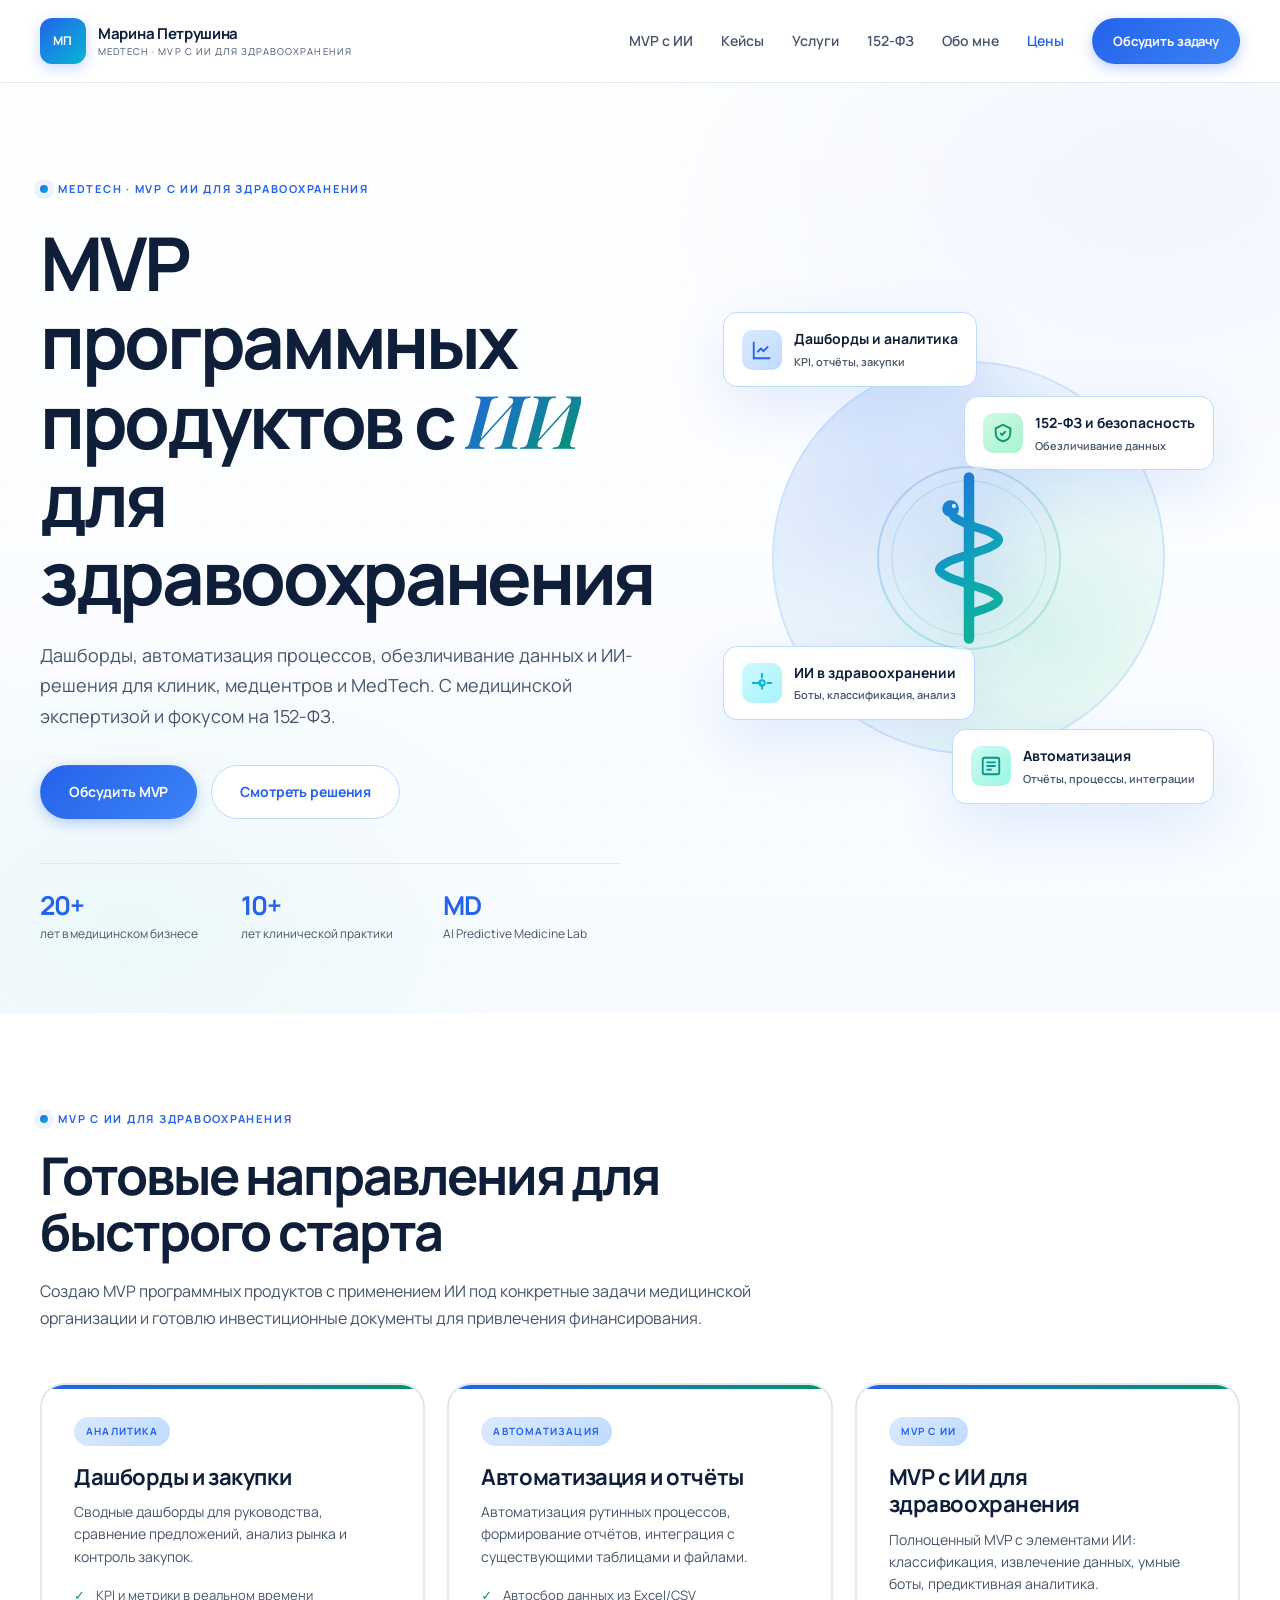
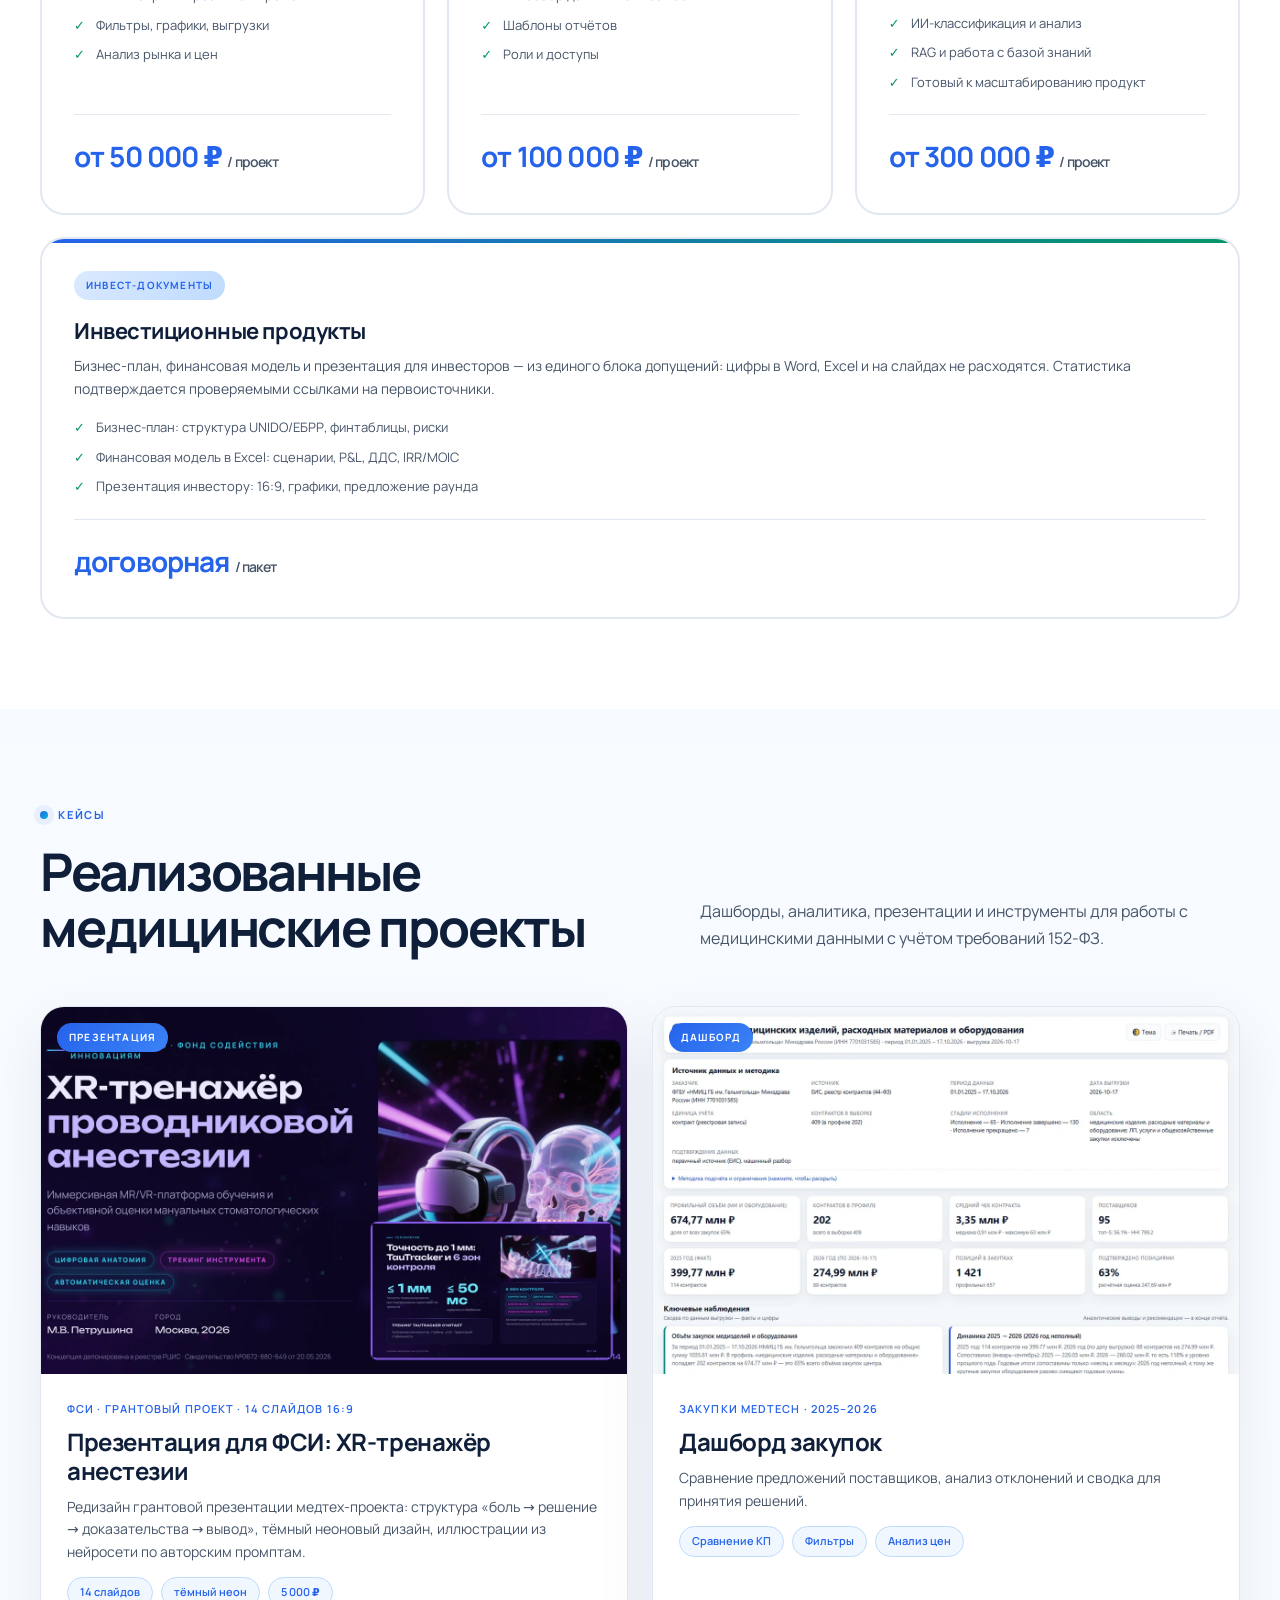
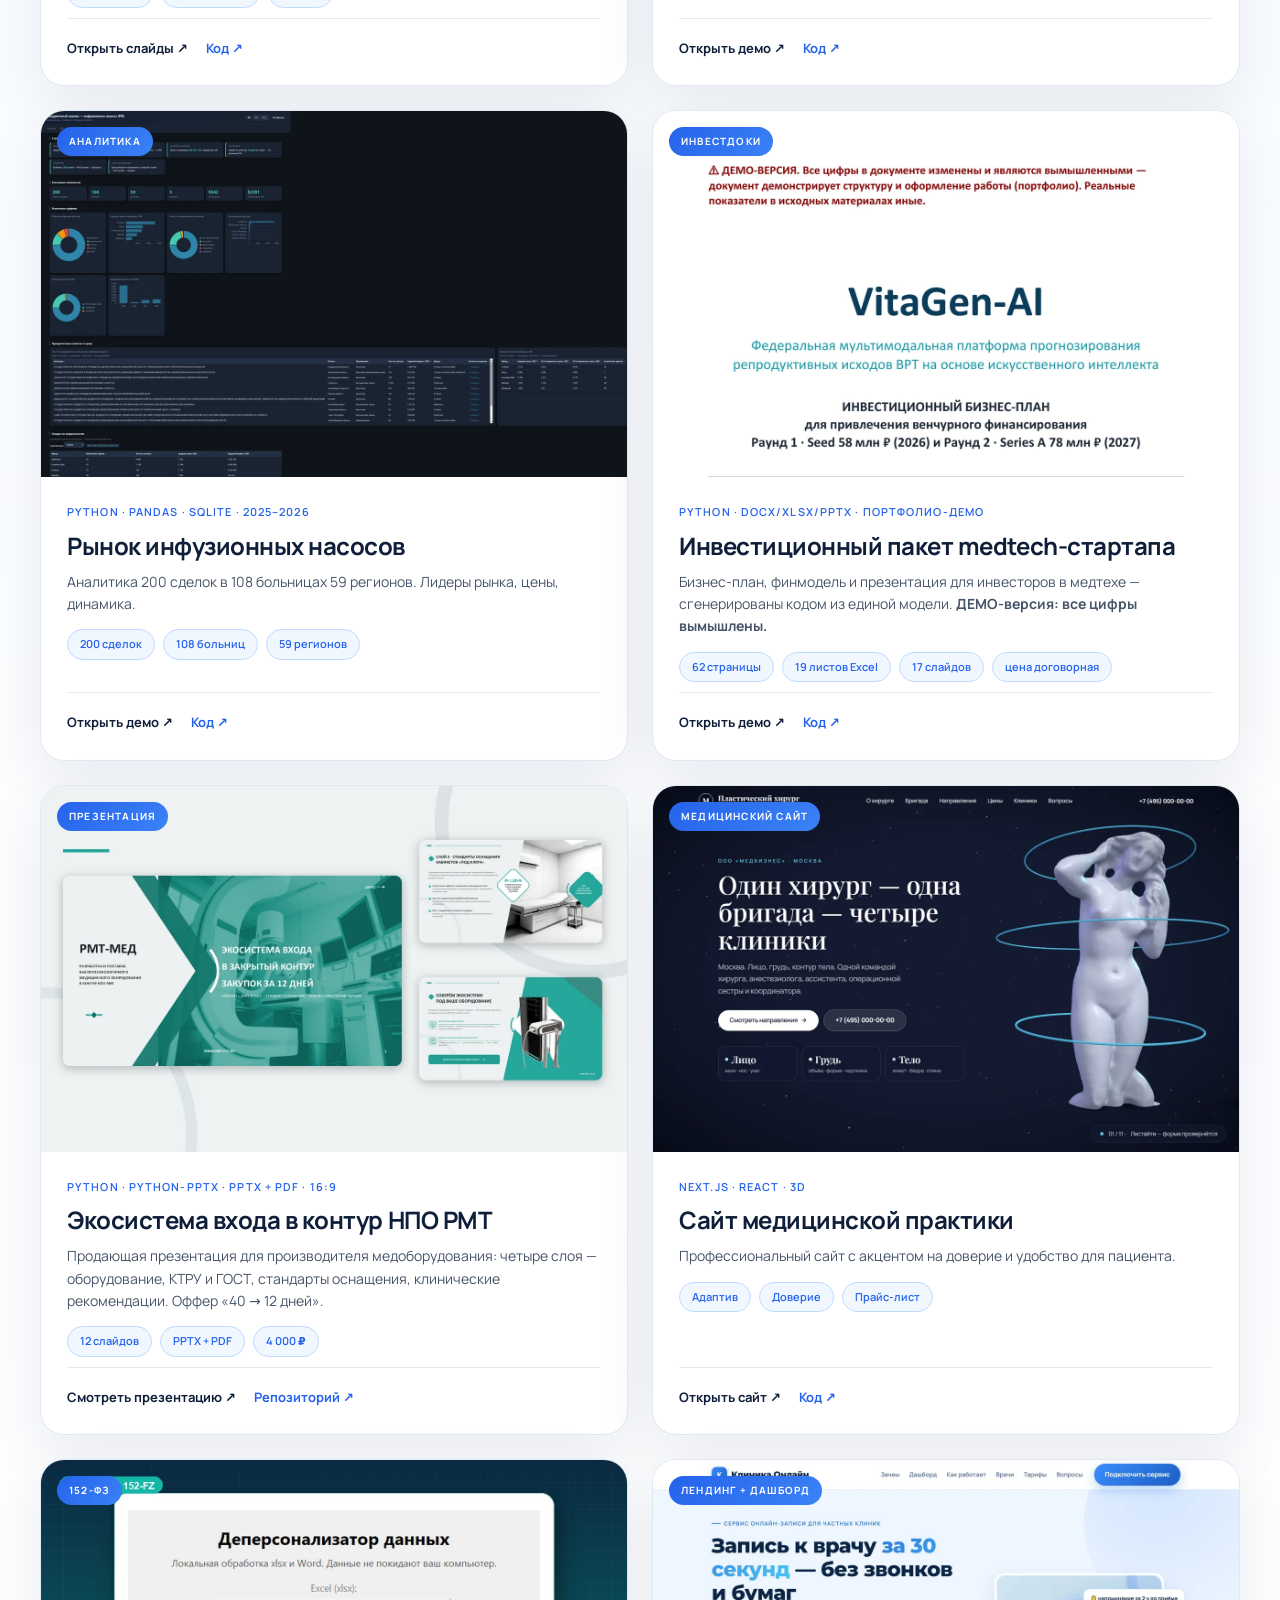
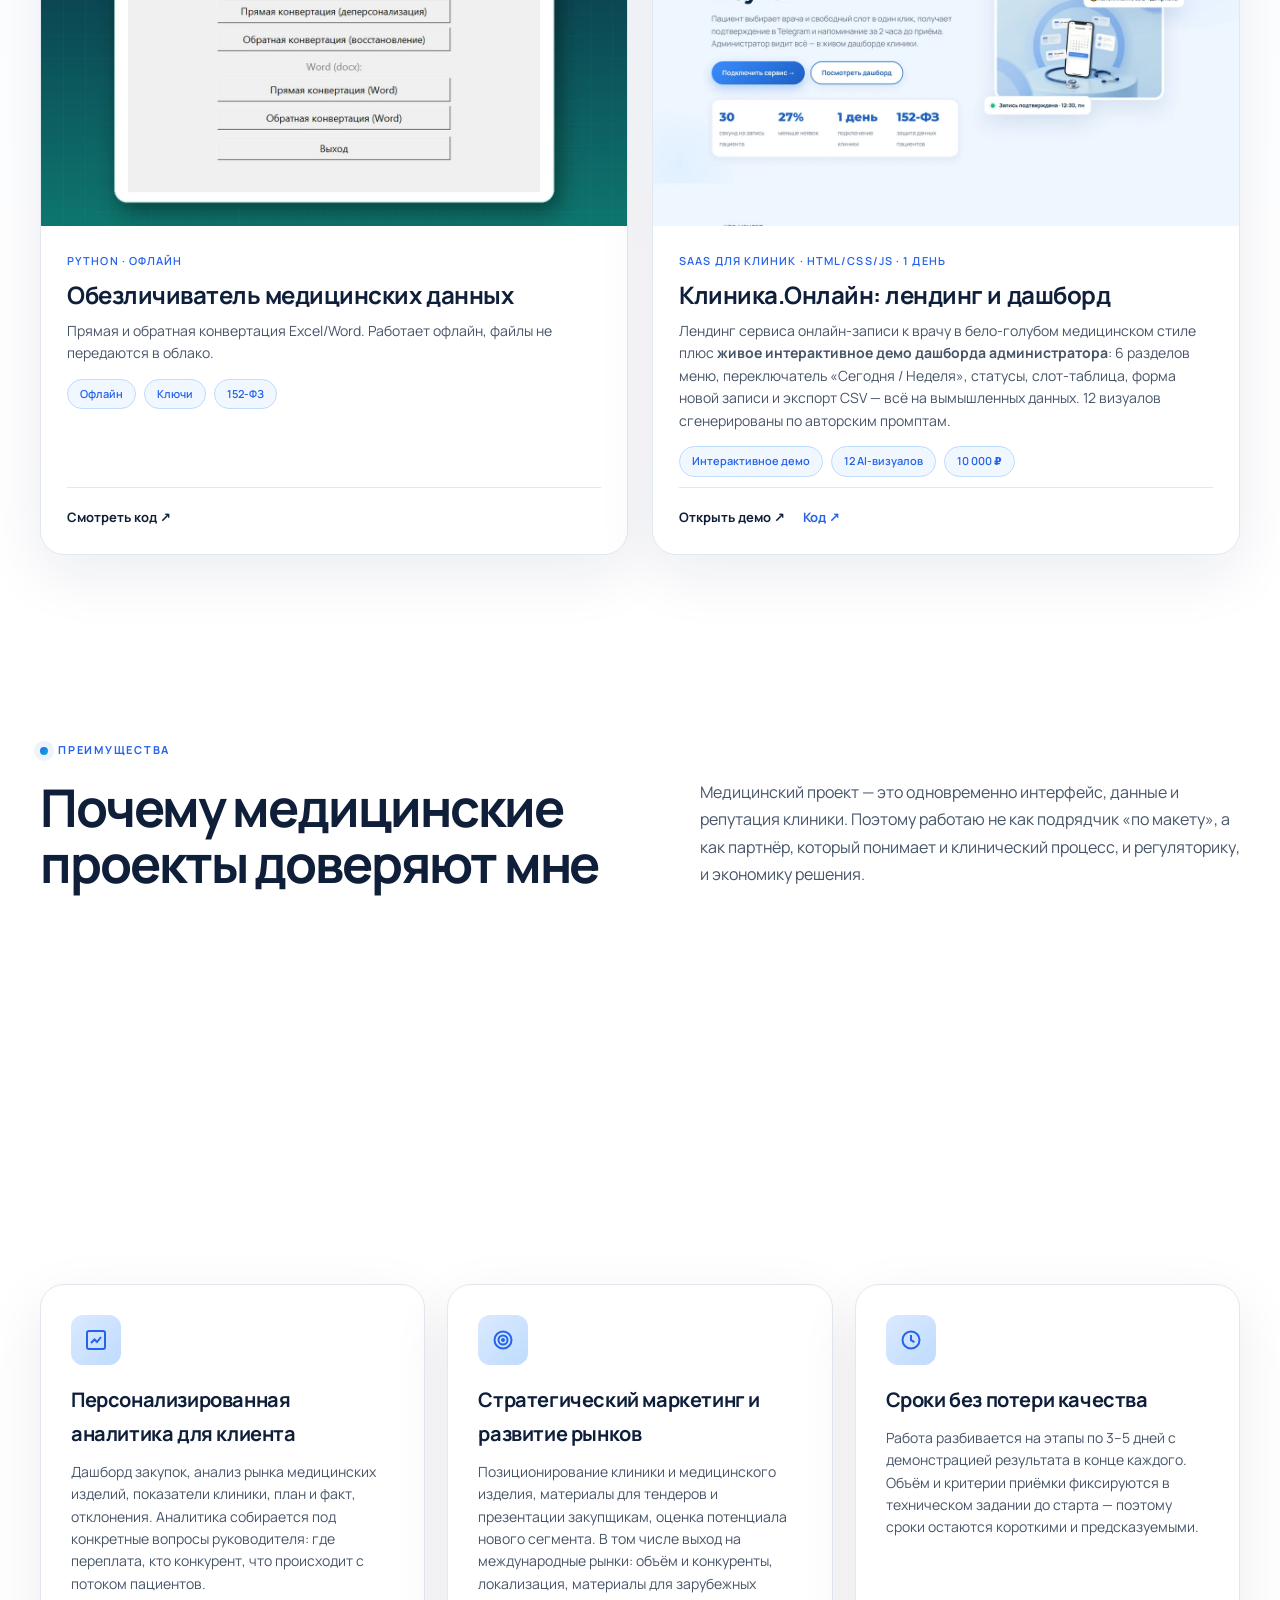
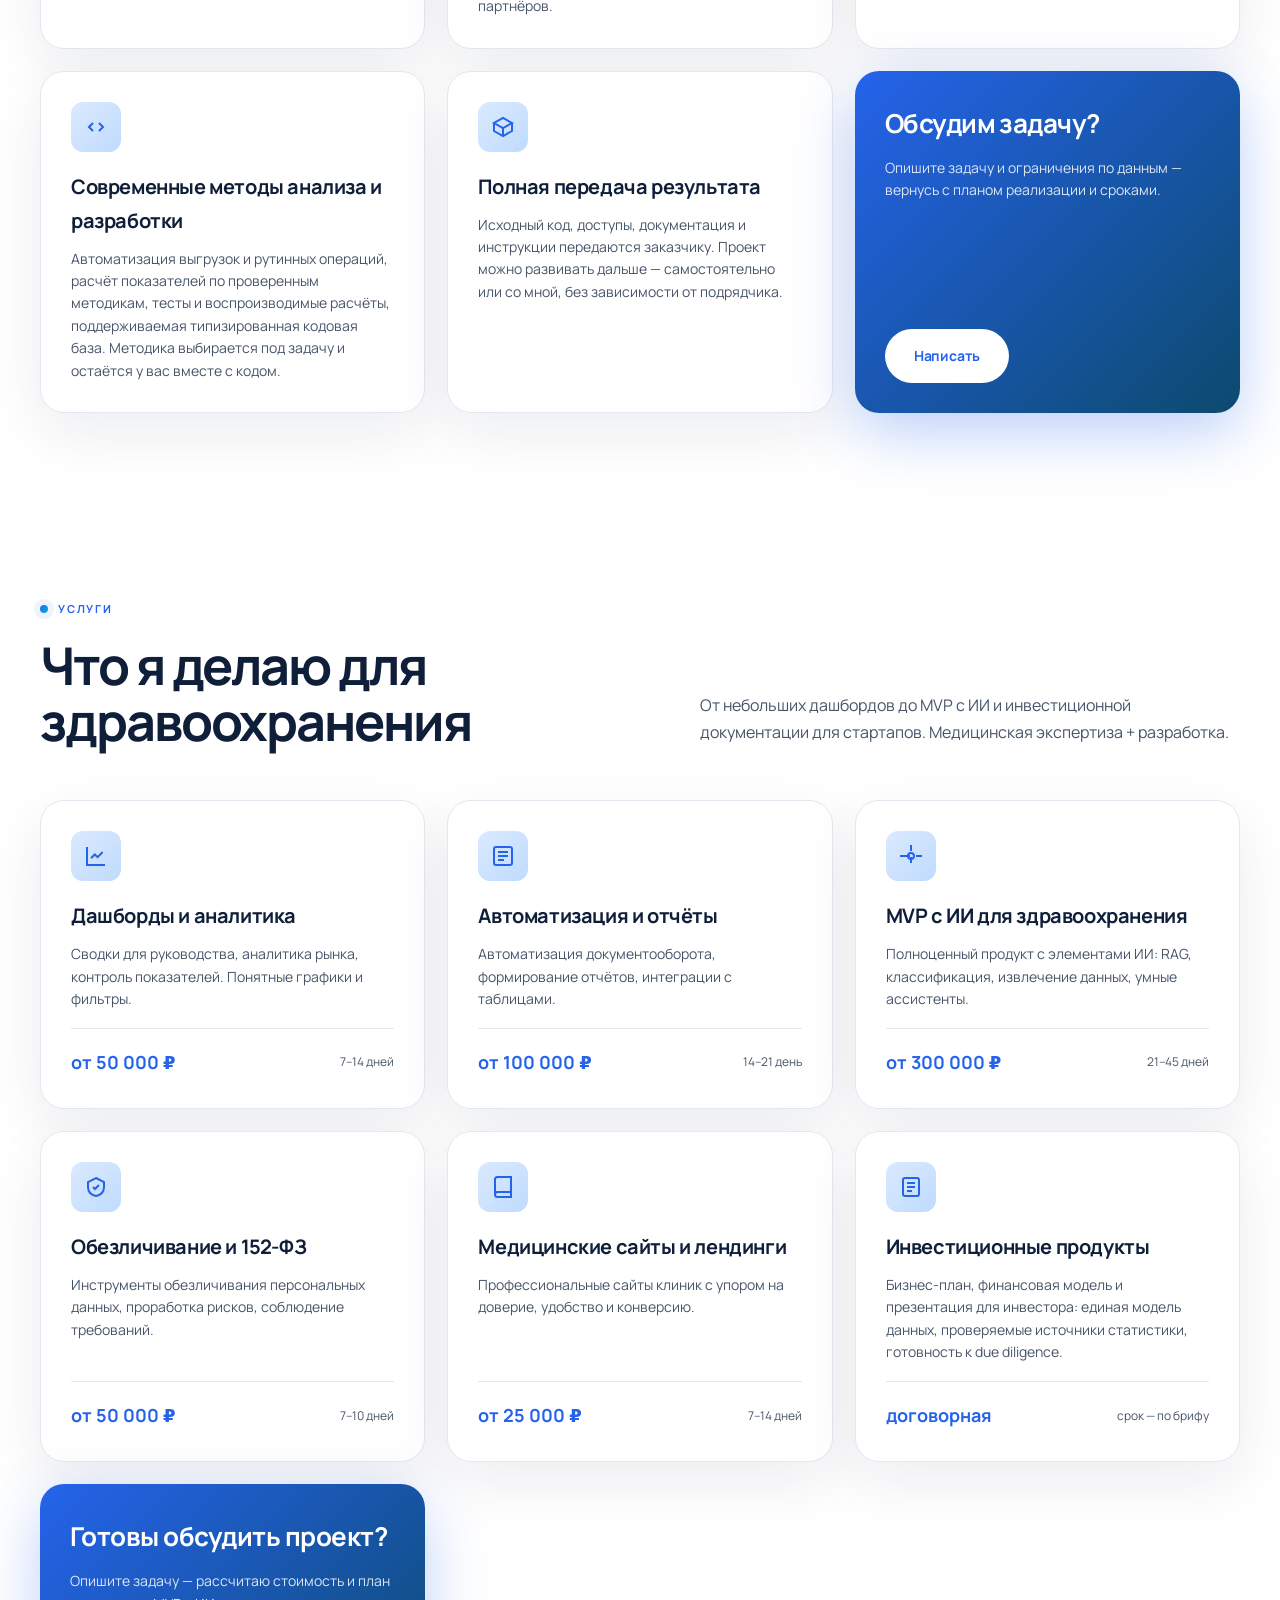
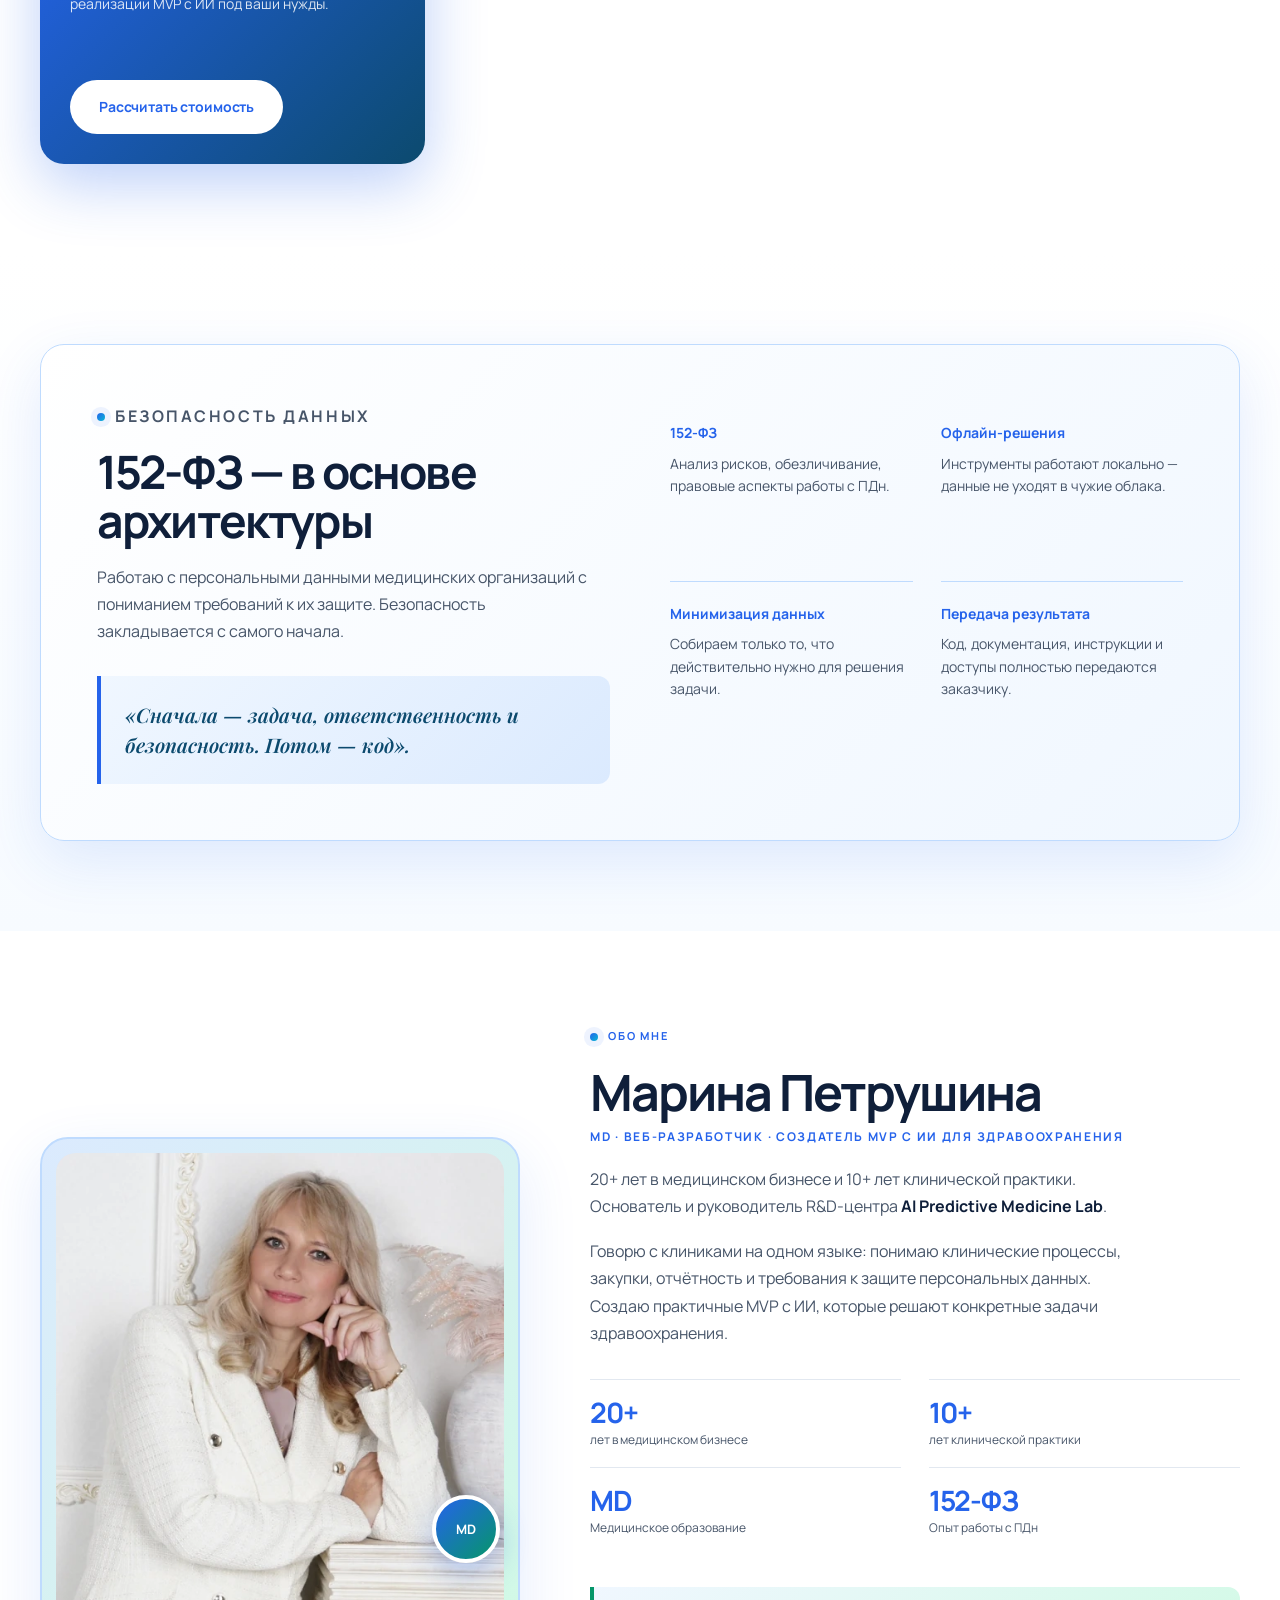
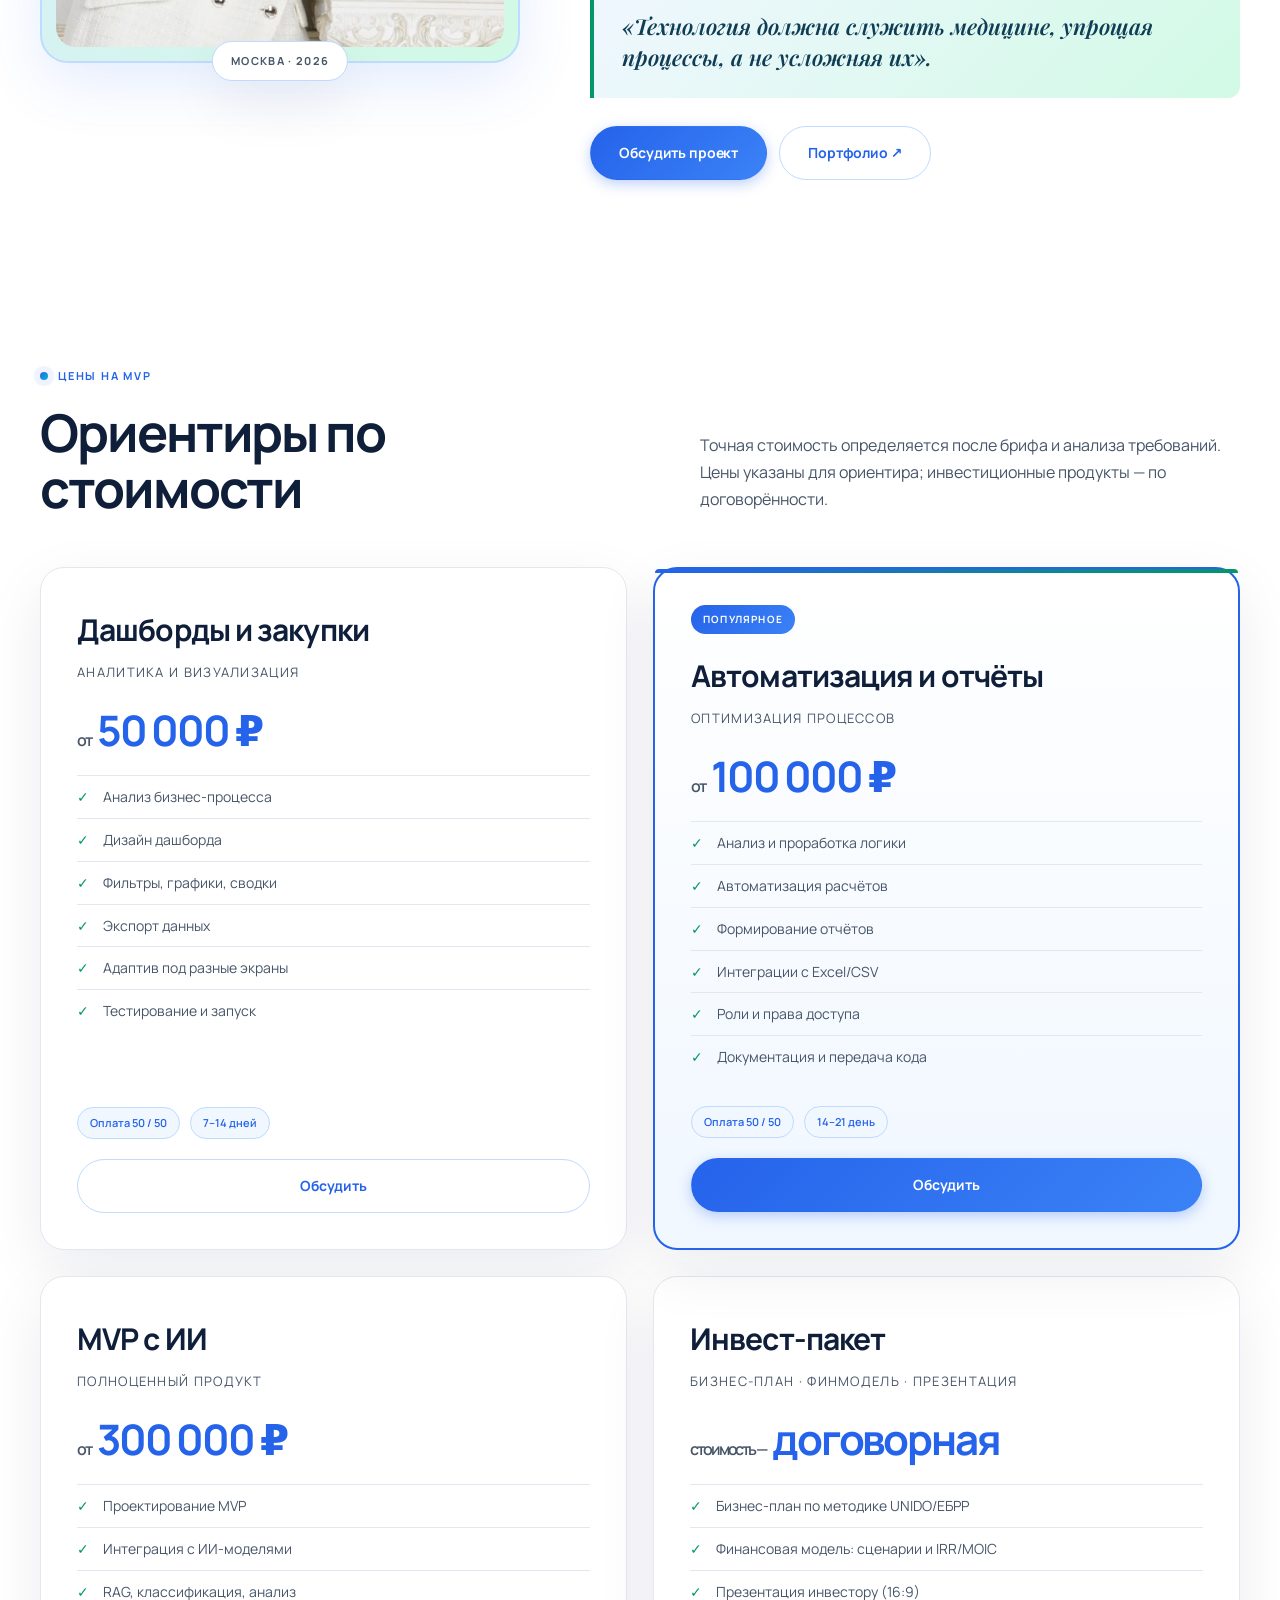
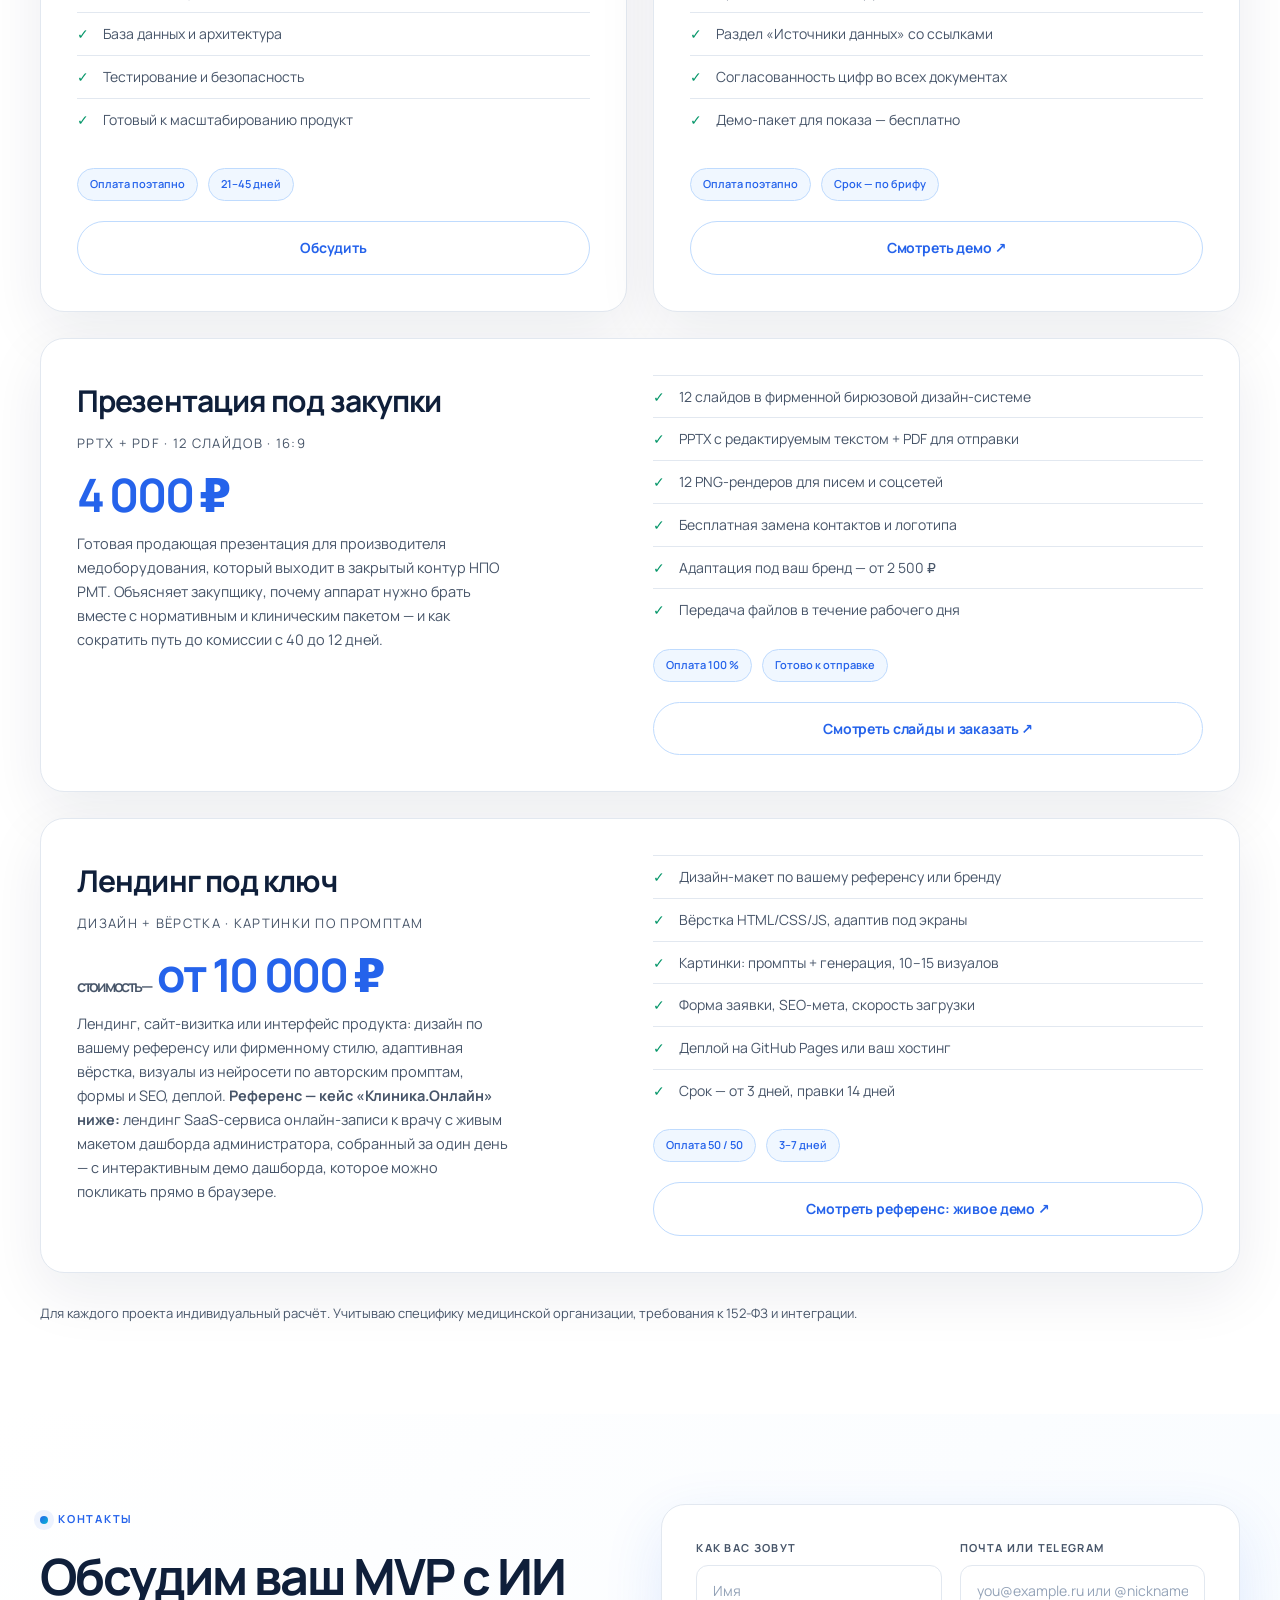
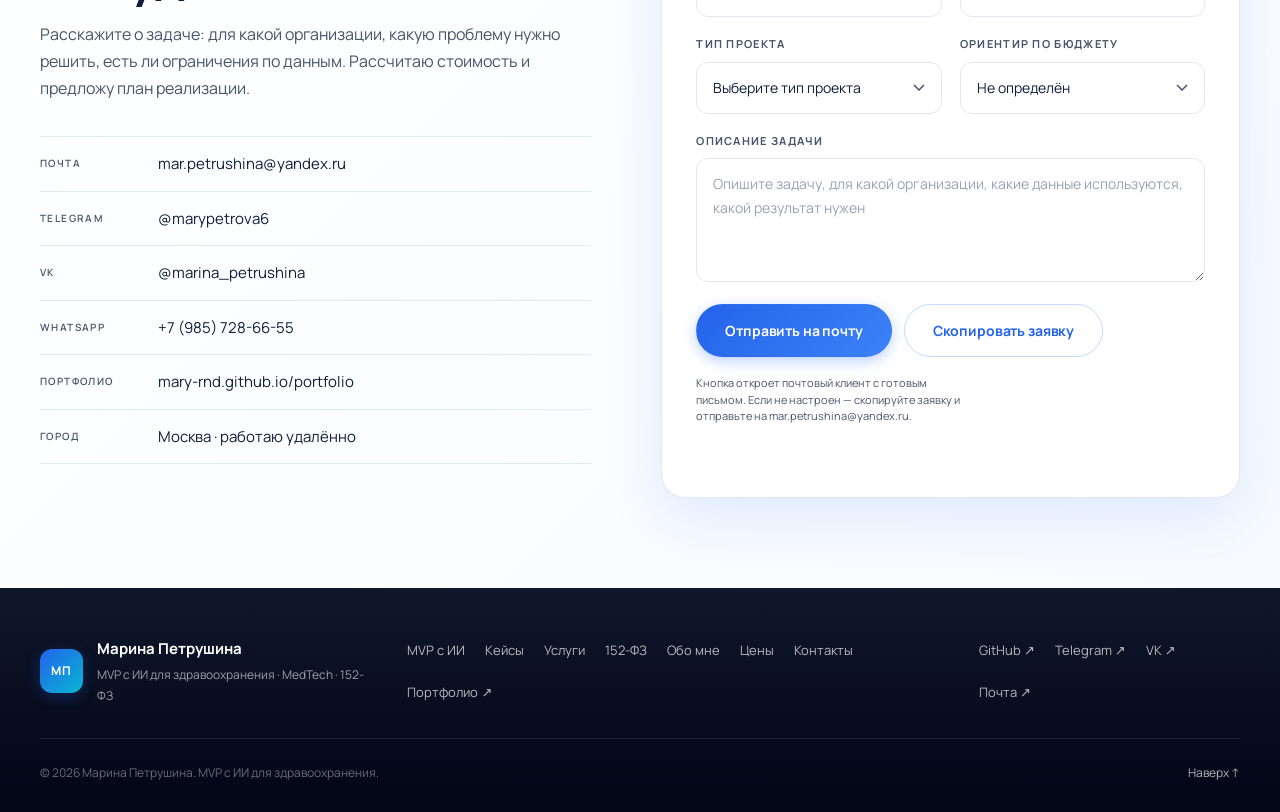
<file: index.html>
<!DOCTYPE html>
<html lang="ru">
<head>
<meta charset="utf-8">
<meta name="viewport" content="width=device-width, initial-scale=1">
<title>Разработка MVP с ИИ для здравоохранения — Марина Петрушина</title>
<meta name="description" content="MVP продуктов с ИИ для здравоохранения: дашборды, автоматизация, обезличивание данных, 152-ФЗ. 20+ лет в медбизнесе. Расскажите задачу — обсудим MVP.">
<meta name="author" content="Марина Петрушина">
<meta name="robots" content="index, follow">
<link rel="canonical" href="https://mary-rnd.github.io/medtech-landing/">
<meta property="og:type" content="website">
<meta property="og:locale" content="ru_RU">
<meta property="og:title" content="Разработка MVP с ИИ для здравоохранения — Марина Петрушина">
<meta property="og:description" content="MVP продуктов с ИИ для здравоохранения: дашборды, автоматизация, обезличивание данных, 152-ФЗ. 20+ лет в медбизнесе.">
<meta property="og:url" content="https://mary-rnd.github.io/medtech-landing/">
<meta property="og:image" content="https://mary-rnd.github.io/medtech-landing/assets/img/og.jpg">
<meta name="twitter:card" content="summary_large_image">
<meta name="theme-color" content="#2563eb">
<link rel="icon" href="assets/img/favicon.svg" type="image/svg+xml">
<link rel="preload" href="assets/fonts/manrope-cyr.woff2" as="font" type="font/woff2" crossorigin>
<link rel="preload" href="assets/fonts/playfair-cyr.woff2" as="font" type="font/woff2" crossorigin>
<link rel="stylesheet" href="assets/styles.css">
<script type="application/ld+json">
{
  "@context": "https://schema.org",
  "@type": "Person",
  "name": "Марина Петрушина",
  "jobTitle": "Веб-разработчик, MedTech",
  "url": "https://mary-rnd.github.io/medtech-landing/",
  "email": "mailto:mar.petrushina@yandex.ru",
  "telephone": "+7-985-728-66-55",
  "address": {"@type": "PostalAddress", "addressLocality": "Москва", "addressCountry": "RU"},
  "sameAs": [
    "https://mary-rnd.github.io/portfolio/",
    "https://github.com/Mary-RND",
    "https://t.me/marypetrova6",
    "https://vk.com/marina_petrushina",
    "https://wa.me/79857286655"
  ],
  "knowsAbout": ["MedTech", "MVP для здравоохранения", "ИИ в медицине", "152-ФЗ", "дашборды", "обезличивание данных", "автоматизация отчётности"]
}
</script>
<script type="application/ld+json">
{
  "@context": "https://schema.org",
  "@type": "Service",
  "name": "Разработка MVP с ИИ для здравоохранения",
  "description": "MedTech-разработка: дашборды и аналитика, автоматизация отчётности, обезличивание медицинских данных по 152-ФЗ, медицинские сайты и лендинги.",
  "provider": {
    "@type": "Person",
    "name": "Марина Петрушина",
    "url": "https://mary-rnd.github.io/medtech-landing/"
  },
  "serviceType": "Разработка медицинских информационных систем и MVP с ИИ",
  "areaServed": "RU",
  "audience": {
    "@type": "Audience",
    "audienceType": "Клиники, производители медицинских изделий, MedTech-стартапы"
  }
}
</script>
<script type="application/ld+json">
{
  "@context": "https://schema.org",
  "@type": "Product",
  "name": "Продающая презентация «Экосистема входа в контур НПО РМТ»",
  "description": "Готовая презентация для производителя медоборудования: 12 слайдов, 16:9, PPTX с редактируемым текстом и PDF. Четыре слоя экосистемы: оборудование и сервис, КТРУ и ГОСТ, стандарты оснащения, клинические рекомендации.",
  "image": "https://mary-rnd.github.io/medtech-landing/assets/img/rmt-presentation.webp",
  "brand": {
    "@type": "Person",
    "name": "Марина Петрушина"
  },
  "category": "Презентация для MedTech",
  "offers": {
    "@type": "Offer",
    "price": "4000",
    "priceCurrency": "RUB",
    "availability": "https://schema.org/InStock",
    "url": "https://mary-rnd.github.io/rmt-eco-presentation/"
  }
}
</script>
</head>
<body>
<a class="skip-link" href="#main">Перейти к содержанию</a>

<header class="header" id="header">
  <div class="container header-inner">
    <a class="brand" href="#top" aria-label="Марина Петрушина — MedTech, на главную">
      <span class="brand-mark" aria-hidden="true">МП</span>
      <span class="brand-text">
        <strong>Марина Петрушина</strong>
        <span>MedTech · MVP с ИИ для здравоохранения</span>
      </span>
    </a>

    <nav class="nav" id="nav" aria-label="Основная навигация">
      <a href="#mvp">MVP с ИИ</a>
      <a href="#cases">Кейсы</a>
      <a href="#services">Услуги</a>
      <a href="#security">152-ФЗ</a>
      <a href="#about">Обо мне</a>
      <a href="#packages">Цены</a>
      <a class="nav-cta" href="#contact">Обсудить задачу</a>
      <div class="nav-foot">
        <a href="mailto:mar.petrushina@yandex.ru">mar.petrushina@yandex.ru</a>
        <span>Москва · работаю удалённо</span>
      </div>
    </nav>

    <div class="header-actions">
      <a class="btn btn-sm" href="#contact">Обсудить задачу</a>
      <button class="burger" id="burger" aria-label="Открыть меню" aria-expanded="false" aria-controls="nav">
        <span></span><span></span>
      </button>
    </div>
  </div>
</header>

<main id="main">
  <section class="hero" id="top">
    <div class="container hero-grid">
      <div class="hero-copy">
        <p class="eyebrow"><span class="eyebrow-dot"></span> MedTech · MVP с ИИ для здравоохранения</p>
        <h1>MVP программных продуктов с <em>ИИ</em> для здравоохранения</h1>
        <p class="hero-lead">Дашборды, автоматизация процессов, обезличивание данных и ИИ-решения для клиник, медцентров и MedTech. С медицинской экспертизой и фокусом на 152-ФЗ.</p>
        <div class="hero-actions">
          <a class="btn" href="#contact">Обсудить MVP</a>
          <a class="btn btn-ghost" href="#mvp">Смотреть решения</a>
        </div>
        <ul class="hero-meta">
          <li><strong>20+</strong><span>лет в медицинском бизнесе</span></li>
          <li><strong>10+</strong><span>лет клинической практики</span></li>
          <li><strong>MD</strong><span>AI Predictive Medicine Lab</span></li>
        </ul>
      </div>

      <div class="hero-visual" aria-hidden="true">
        <div class="medical-illustration">
          <div class="medical-bg"></div>
          <div class="medical-symbol">
            <svg viewBox="0 0 120 120" xmlns="http://www.w3.org/2000/svg" role="img" aria-label="Жезл Асклепия — символ медицины">
              <defs>
                <linearGradient id="asclepius-gradient" x1="20" y1="10" x2="100" y2="110" gradientUnits="userSpaceOnUse">
                  <stop offset="0%" stop-color="#2563eb"/>
                  <stop offset="55%" stop-color="#0ea5b7"/>
                  <stop offset="100%" stop-color="#10b981"/>
                </linearGradient>
              </defs>

              <!-- кольца -->
              <circle cx="60" cy="60" r="52" fill="none" stroke="url(#asclepius-gradient)" stroke-width="1.2" opacity="0.22"/>
              <circle cx="60" cy="60" r="44" fill="none" stroke="url(#asclepius-gradient)" stroke-width="0.9" opacity="0.14"/>

              <!-- посох -->
              <path d="M60 14v92" fill="none" stroke="url(#asclepius-gradient)" stroke-width="6" stroke-linecap="round"/>

              <!-- змея, обвивающая посох -->
              <path d="M60.0 92.0C62.0 91.3 69.2 89.2 72.0 87.8C74.9 86.4 77.0 84.9 77.0 83.5C77.0 82.1 74.9 80.6 72.0 79.2C69.2 77.8 64.0 76.4 60.0 75.0C56.0 73.6 50.8 72.2 48.0 70.8C45.1 69.4 43.0 67.9 43.0 66.5C43.0 65.1 45.1 63.6 48.0 62.2C50.8 60.8 56.0 59.4 60.0 58.0C64.0 56.6 69.2 55.2 72.0 53.8C74.9 52.4 77.0 50.9 77.0 49.5C77.0 48.1 74.9 46.6 72.0 45.2C69.2 43.8 63.3 42.4 60.0 41.0C56.7 39.6 53.6 38.2 52.0 37.0C50.4 35.8 50.8 34.5 50.5 34.0"
                    fill="none" stroke="url(#asclepius-gradient)" stroke-width="5" stroke-linecap="round" stroke-linejoin="round"/>

              <!-- голова и глаз -->
              <circle cx="49.5" cy="31.8" r="4.8" fill="url(#asclepius-gradient)"/>
              <circle cx="51.4" cy="30.3" r="1.15" fill="#ffffff"/>
            </svg>
          </div>
          <div class="medical-card">
            <div class="medical-icon icon-blue">
              <svg viewBox="0 0 24 24" fill="none" stroke="currentColor" stroke-width="2"><path d="M3 3v18h18"/><path d="M18.7 8l-5.1 5.2-2.8-2.7L7 14.3"/></svg>
            </div>
            <div class="medical-text">
              <strong>Дашборды и аналитика</strong>
              <span>KPI, отчёты, закупки</span>
            </div>
          </div>
          <div class="medical-card">
            <div class="medical-icon icon-green">
              <svg viewBox="0 0 24 24" fill="none" stroke="currentColor" stroke-width="2"><path d="M12 3l8 4v5c0 5-3.5 8-8 9-4.5-1-8-4-8-9V7l8-4z"/><path d="M9 12l2 2 4-4"/></svg>
            </div>
            <div class="medical-text">
              <strong>152-ФЗ и безопасность</strong>
              <span>Обезличивание данных</span>
            </div>
          </div>
          <div class="medical-card">
            <div class="medical-icon icon-cyan">
              <svg viewBox="0 0 24 24" fill="none" stroke="currentColor" stroke-width="2"><circle cx="12" cy="12" r="3"/><path d="M12 1v6m0 6v6m11-7h-6m-6 0H1"/></svg>
            </div>
            <div class="medical-text">
              <strong>ИИ в здравоохранении</strong>
              <span>Боты, классификация, анализ</span>
            </div>
          </div>
          <div class="medical-card">
            <div class="medical-icon icon-teal">
              <svg viewBox="0 0 24 24" fill="none" stroke="currentColor" stroke-width="2"><rect x="3" y="3" width="18" height="18" rx="2"/><path d="M7 8h10M7 12h10M7 16h6"/></svg>
            </div>
            <div class="medical-text">
              <strong>Автоматизация</strong>
              <span>Отчёты, процессы, интеграции</span>
            </div>
          </div>
        </div>
      </div>
    </div>
  </section>

  <section class="section mvp" id="mvp">
    <div class="container">
      <div class="section-head">
        <p class="eyebrow"><span class="eyebrow-dot"></span> MVP с ИИ для здравоохранения</p>
        <h2>Готовые направления для быстрого старта</h2>
        <p class="section-lead">Создаю MVP программных продуктов с применением ИИ под конкретные задачи медицинской организации и готовлю инвестиционные документы для привлечения финансирования.</p>
      </div>
      <div class="mvp-grid">
        <article class="mvp-card reveal">
          <span class="mvp-badge">Аналитика</span>
          <h3>Дашборды и закупки</h3>
          <p>Сводные дашборды для руководства, сравнение предложений, анализ рынка и контроль закупок.</p>
          <ul class="mvp-list">
            <li>KPI и метрики в реальном времени</li>
            <li>Фильтры, графики, выгрузки</li>
            <li>Анализ рынка и цен</li>
          </ul>
          <div class="mvp-price">от 50 000 ₽ <span>/ проект</span></div>
        </article>
        <article class="mvp-card reveal">
          <span class="mvp-badge">Автоматизация</span>
          <h3>Автоматизация и отчёты</h3>
          <p>Автоматизация рутинных процессов, формирование отчётов, интеграция с существующими таблицами и файлами.</p>
          <ul class="mvp-list">
            <li>Автосбор данных из Excel/CSV</li>
            <li>Шаблоны отчётов</li>
            <li>Роли и доступы</li>
          </ul>
          <div class="mvp-price">от 100 000 ₽ <span>/ проект</span></div>
        </article>
        <article class="mvp-card reveal">
          <span class="mvp-badge">MVP с ИИ</span>
          <h3>MVP с ИИ для здравоохранения</h3>
          <p>Полноценный MVP с элементами ИИ: классификация, извлечение данных, умные боты, предиктивная аналитика.</p>
          <ul class="mvp-list">
            <li>ИИ-классификация и анализ</li>
            <li>RAG и работа с базой знаний</li>
            <li>Готовый к масштабированию продукт</li>
          </ul>
          <div class="mvp-price">от 300 000 ₽ <span>/ проект</span></div>
        </article>
        <article class="mvp-card mvp-card-wide reveal">
          <span class="mvp-badge">Инвест-документы</span>
          <h3>Инвестиционные продукты</h3>
          <p>Бизнес-план, финансовая модель и презентация для инвесторов — из единого блока допущений: цифры в Word, Excel и на слайдах не расходятся. Статистика подтверждается проверяемыми ссылками на первоисточники.</p>
          <ul class="mvp-list">
            <li>Бизнес-план: структура UNIDO/ЕБРР, финтаблицы, риски</li>
            <li>Финансовая модель в Excel: сценарии, P&amp;L, ДДС, IRR/MOIC</li>
            <li>Презентация инвестору: 16:9, графики, предложение раунда</li>
          </ul>
          <div class="mvp-price">договорная <span>/ пакет</span></div>
        </article>
      </div>
    </div>
  </section>

  <section class="section cases" id="cases">
    <div class="container">
      <div class="section-head section-head-row">
        <div>
          <p class="eyebrow"><span class="eyebrow-dot"></span> Кейсы</p>
          <h2>Реализованные медицинские проекты</h2>
        </div>
        <p class="section-lead">Дашборды, аналитика, презентации и инструменты для работы с медицинскими данными с учётом требований 152-ФЗ.</p>
      </div>

      <div class="cases-grid">
        <article class="case-card reveal">
          <div class="case-media">
            <img src="assets/img/xr-dental.webp" alt="Редизайн презентации для ФСИ: XR-тренажёр проводниковой анестезии" width="1280" height="800" loading="lazy">
            <span class="case-tag">Презентация</span>
          </div>
          <div class="case-body">
            <p class="case-kicker">ФСИ · грантовый проект · 14 слайдов 16:9</p>
            <h3>Презентация для ФСИ: XR-тренажёр анестезии</h3>
            <p>Редизайн грантовой презентации медтех-проекта: структура «боль → решение → доказательства → вывод», тёмный неоновый дизайн, иллюстрации из нейросети по авторским промптам.</p>
            <ul class="case-facts"><li>14 слайдов</li><li>тёмный неон</li><li>5 000 ₽</li></ul>
            <div class="case-actions">
              <a href="https://mary-rnd.github.io/xr-dental-presentation/" target="_blank" rel="noopener">Открыть слайды ↗</a>
              <a href="https://github.com/Mary-RND/xr-dental-presentation" target="_blank" rel="noopener">Код ↗</a>
            </div>
          </div>
        </article>

        <article class="case-card reveal">
          <div class="case-media">
            <img src="assets/img/procurement.webp" alt="Дашборд закупок медицинских изделий" width="1280" height="800" loading="lazy">
            <span class="case-tag">Дашборд</span>
          </div>
          <div class="case-body">
            <p class="case-kicker">Закупки MedTech · 2025–2026</p>
            <h3>Дашборд закупок</h3>
            <p>Сравнение предложений поставщиков, анализ отклонений и сводка для принятия решений.</p>
            <ul class="case-facts"><li>Сравнение КП</li><li>Фильтры</li><li>Анализ цен</li></ul>
            <div class="case-actions">
              <a href="https://mary-rnd.github.io/procurement-demo/" target="_blank" rel="noopener">Открыть демо ↗</a>
              <a href="https://github.com/Mary-RND/procurement-demo" target="_blank" rel="noopener">Код ↗</a>
            </div>
          </div>
        </article>

        <article class="case-card reveal">
          <div class="case-media">
            <img src="assets/img/infusion.webp" alt="Дашборд рынка инфузионных насосов" width="1280" height="800" loading="lazy">
            <span class="case-tag">Аналитика</span>
          </div>
          <div class="case-body">
            <p class="case-kicker">Python · pandas · SQLite · 2025–2026</p>
            <h3>Рынок инфузионных насосов</h3>
            <p>Аналитика 200 сделок в 108 больницах 59 регионов. Лидеры рынка, цены, динамика.</p>
            <ul class="case-facts"><li>200 сделок</li><li>108 больниц</li><li>59 регионов</li></ul>
            <div class="case-actions">
              <a href="https://mary-rnd.github.io/infusion-pumps-dashboard/" target="_blank" rel="noopener">Открыть демо ↗</a>
              <a href="https://github.com/Mary-RND/infusion-pumps-dashboard" target="_blank" rel="noopener">Код ↗</a>
            </div>
          </div>
        </article>

        <article class="case-card reveal">
          <div class="case-media">
            <img src="assets/img/vitagen-demo.webp" alt="VitaGen-AI — инвестиционный пакет (ДЕМО)" width="1280" height="800" loading="lazy">
            <span class="case-tag">Инвестдоки</span>
          </div>
          <div class="case-body">
            <p class="case-kicker">Python · docx/xlsx/pptx · портфолио-демо</p>
            <h3>Инвестиционный пакет medtech-стартапа</h3>
            <p>Бизнес-план, финмодель и презентация для инвесторов в медтехе — сгенерированы кодом из единой модели. <b>ДЕМО-версия: все цифры вымышлены.</b></p>
            <ul class="case-facts"><li>62 страницы</li><li>19 листов Excel</li><li>17 слайдов</li><li>цена договорная</li></ul>
            <div class="case-actions">
              <a href="https://mary-rnd.github.io/vitagen-ai-demo/" target="_blank" rel="noopener">Открыть демо ↗</a>
              <a href="https://github.com/Mary-RND/vitagen-ai-demo" target="_blank" rel="noopener">Код ↗</a>
            </div>
          </div>
        </article>

        <article class="case-card reveal">
          <div class="case-media">
            <img src="assets/img/rmt-presentation.webp" alt="Презентация «Экосистема входа в контур НПО РМТ» для производителя медоборудования" width="1280" height="800" loading="lazy">
            <span class="case-tag">Презентация</span>
          </div>
          <div class="case-body">
            <p class="case-kicker">Python · python-pptx · PPTX + PDF · 16:9</p>
            <h3>Экосистема входа в контур НПО РМТ</h3>
            <p>Продающая презентация для производителя медоборудования: четыре слоя — оборудование, КТРУ и ГОСТ, стандарты оснащения, клинические рекомендации. Оффер «40 → 12 дней».</p>
            <ul class="case-facts"><li>12 слайдов</li><li>PPTX + PDF</li><li>4 000 ₽</li></ul>
            <div class="case-actions">
              <a href="https://mary-rnd.github.io/rmt-eco-presentation/" target="_blank" rel="noopener">Смотреть презентацию ↗</a>
              <a href="https://github.com/Mary-RND/rmt-eco-presentation" target="_blank" rel="noopener">Репозиторий ↗</a>
            </div>
          </div>
        </article>

        <article class="case-card reveal">
          <div class="case-media">
            <img src="assets/img/plastic.webp" alt="Сайт пластического хирурга" width="1280" height="800" loading="lazy">
            <span class="case-tag">Медицинский сайт</span>
          </div>
          <div class="case-body">
            <p class="case-kicker">Next.js · React · 3D</p>
            <h3>Сайт медицинской практики</h3>
            <p>Профессиональный сайт с акцентом на доверие и удобство для пациента.</p>
            <ul class="case-facts"><li>Адаптив</li><li>Доверие</li><li>Прайс-лист</li></ul>
            <div class="case-actions">
              <a href="https://mary-rnd.github.io/plastic-surgery-landing/" target="_blank" rel="noopener">Открыть сайт ↗</a>
              <a href="https://github.com/Mary-RND/plastic-surgery-landing" target="_blank" rel="noopener">Код ↗</a>
            </div>
          </div>
        </article>

        <article class="case-card reveal">
          <div class="case-media">
            <img src="assets/img/depersonalizer.webp" alt="Обезличиватель данных" width="1280" height="800" loading="lazy">
            <span class="case-tag">152-ФЗ</span>
          </div>
          <div class="case-body">
            <p class="case-kicker">Python · офлайн</p>
            <h3>Обезличиватель медицинских данных</h3>
            <p>Прямая и обратная конвертация Excel/Word. Работает офлайн, файлы не передаются в облако.</p>
            <ul class="case-facts"><li>Офлайн</li><li>Ключи</li><li>152-ФЗ</li></ul>
            <div class="case-actions">
              <a href="https://github.com/Mary-RND/data-depersonalizer" target="_blank" rel="noopener">Смотреть код ↗</a>
            </div>
          </div>
        </article>

        <article class="case-card reveal">
          <div class="case-media">
            <img src="assets/img/klinika-online.webp" alt="Клиника.Онлайн — лендинг сервиса онлайн-записи к врачу и дашборд администратора" width="1280" height="800" loading="lazy">
            <span class="case-tag">Лендинг + дашборд</span>
          </div>
          <div class="case-body">
            <p class="case-kicker">SaaS для клиник · HTML/CSS/JS · 1 день</p>
            <h3>Клиника.Онлайн: лендинг и дашборд</h3>
            <p>Лендинг сервиса онлайн-записи к врачу в бело-голубом медицинском стиле плюс <b>живое интерактивное демо дашборда администратора</b>: 6 разделов меню, переключатель «Сегодня / Неделя», статусы, слот-таблица, форма новой записи и экспорт CSV — всё на вымышленных данных. 12 визуалов сгенерированы по авторским промптам.</p>
            <ul class="case-facts"><li>Интерактивное демо</li><li>12 AI-визуалов</li><li>10 000 ₽</li></ul>
            <div class="case-actions">
              <a href="https://mary-rnd.github.io/klinika-online-landing/" target="_blank" rel="noopener">Открыть демо ↗</a>
              <a href="https://github.com/Mary-RND/klinika-online-landing" target="_blank" rel="noopener">Код ↗</a>
            </div>
          </div>
        </article>
      </div>
    </div>
  </section>

  <section class="section advantages" id="advantages">
    <div class="container">
      <div class="section-head section-head-row">
        <div>
          <p class="eyebrow"><span class="eyebrow-dot"></span> Преимущества</p>
          <h2>Почему медицинские проекты доверяют мне</h2>
        </div>
        <p class="section-lead">Медицинский проект — это одновременно интерфейс, данные и репутация клиники. Поэтому работаю не как подрядчик «по макету», а как партнёр, который понимает и клинический процесс, и регуляторику, и экономику решения.</p>
      </div>

      <div class="services-grid">
        <article class="service-card reveal">
          <span class="service-icon">
            <svg viewBox="0 0 24 24" fill="none" stroke="currentColor" stroke-width="2"><path d="M12 21s-7-4.7-7-10a4 4 0 0 1 7-2.6A4 4 0 0 1 19 11c0 5.3-7 10-7 10z"/></svg>
          </span>
          <h3>Клинический и управленческий опыт</h3>
          <p>Более 10 лет клинической практики, 20 лет в медицинском бизнесе, руководство R&amp;D-проектом. Интерфейс и аналитика создаются под реальный процесс работы врача и администратора, а не под презентацию.</p>
        </article>

        <article class="service-card reveal">
          <span class="service-icon">
            <svg viewBox="0 0 24 24" fill="none" stroke="currentColor" stroke-width="2"><path d="M12 3l7 3v5.5c0 4.4-3 7.6-7 8.5-4-.9-7-4.1-7-8.5V6l7-3z"/><path d="M9 12l2 2 4-4"/></svg>
          </span>
          <h3>Регуляторика и персональные данные</h3>
          <p>152-ФЗ, офлайн-обработка, обезличивание файлов, разграничение доступов, передача кода и доступов заказчику. Медицинские данные не покидают контур, который контролируете вы.</p>
        </article>

        <article class="service-card reveal">
          <span class="service-icon">
            <svg viewBox="0 0 24 24" fill="none" stroke="currentColor" stroke-width="2"><path d="M14 3H7a2 2 0 0 0-2 2v14a2 2 0 0 0 2 2h10a2 2 0 0 0 2-2V8l-5-5z"/><path d="M14 3v5h5"/><path d="M9 14.5l2 2 4-4"/></svg>
          </span>
          <h3>Достоверные источники данных</h3>
          <p>Тендерная документация, ЕИС и профильные реестры, открытая статистика, внутренняя отчётность клиники. Каждый вывод в дашборде или презентации опирается на первоисточник, который можно открыть и проверить.</p>
        </article>

        <article class="service-card reveal">
          <span class="service-icon">
            <svg viewBox="0 0 24 24" fill="none" stroke="currentColor" stroke-width="2"><rect x="3" y="3" width="18" height="18" rx="2"/><path d="M7 15l3.5-3.5 2.5 2.5L17 9"/></svg>
          </span>
          <h3>Персонализированная аналитика для клиента</h3>
          <p>Дашборд закупок, анализ рынка медицинских изделий, показатели клиники, план и факт, отклонения. Аналитика собирается под конкретные вопросы руководителя: где переплата, кто конкурент, что происходит с потоком пациентов.</p>
        </article>

        <article class="service-card reveal">
          <span class="service-icon">
            <svg viewBox="0 0 24 24" fill="none" stroke="currentColor" stroke-width="2"><circle cx="12" cy="12" r="8.5"/><circle cx="12" cy="12" r="4.5"/><circle cx="12" cy="12" r="1"/></svg>
          </span>
          <h3>Стратегический маркетинг и развитие рынков</h3>
          <p>Позиционирование клиники и медицинского изделия, материалы для тендеров и презентации закупщикам, оценка потенциала нового сегмента. В том числе выход на международные рынки: объём и конкуренты, локализация, материалы для зарубежных партнёров.</p>
        </article>

        <article class="service-card reveal">
          <span class="service-icon">
            <svg viewBox="0 0 24 24" fill="none" stroke="currentColor" stroke-width="2"><circle cx="12" cy="12" r="8.5"/><path d="M12 7v5.2l3.4 2"/></svg>
          </span>
          <h3>Сроки без потери качества</h3>
          <p>Работа разбивается на этапы по 3–5 дней с демонстрацией результата в конце каждого. Объём и критерии приёмки фиксируются в техническом задании до старта — поэтому сроки остаются короткими и предсказуемыми.</p>
        </article>

        <article class="service-card reveal">
          <span class="service-icon">
            <svg viewBox="0 0 24 24" fill="none" stroke="currentColor" stroke-width="2"><path d="M9 8l-4 4 4 4"/><path d="M15 8l4 4-4 4"/></svg>
          </span>
          <h3>Современные методы анализа и разработки</h3>
          <p>Автоматизация выгрузок и рутинных операций, расчёт показателей по проверенным методикам, тесты и воспроизводимые расчёты, поддерживаемая типизированная кодовая база. Методика выбирается под задачу и остаётся у вас вместе с кодом.</p>
        </article>

        <article class="service-card reveal">
          <span class="service-icon">
            <svg viewBox="0 0 24 24" fill="none" stroke="currentColor" stroke-width="2"><path d="M21 8l-9-5-9 5 9 5 9-5z"/><path d="M3 8v8l9 5 9-5V8"/><path d="M12 13v8"/></svg>
          </span>
          <h3>Полная передача результата</h3>
          <p>Исходный код, доступы, документация и инструкции передаются заказчику. Проект можно развивать дальше — самостоятельно или со мной, без зависимости от подрядчика.</p>
        </article>

        <article class="service-card service-card-accent reveal">
          <h3>Обсудим задачу?</h3>
          <p>Опишите задачу и ограничения по данным — вернусь с планом реализации и сроками.</p>
          <a class="btn" href="#contact">Написать</a>
        </article>
      </div>
    </div>
  </section>

  <section class="section services" id="services">
    <div class="container">
      <div class="section-head section-head-row">
        <div>
          <p class="eyebrow"><span class="eyebrow-dot"></span> Услуги</p>
          <h2>Что я делаю для здравоохранения</h2>
        </div>
        <p class="section-lead">От небольших дашбордов до MVP с ИИ и инвестиционной документации для стартапов. Медицинская экспертиза + разработка.</p>
      </div>

      <div class="services-grid">
        <article class="service-card reveal">
          <span class="service-icon">
            <svg viewBox="0 0 24 24" fill="none" stroke="currentColor" stroke-width="2"><path d="M3 3v18h18"/><path d="M18.7 8l-5.1 5.2-2.8-2.7L7 14.3"/></svg>
          </span>
          <h3>Дашборды и аналитика</h3>
          <p>Сводки для руководства, аналитика рынка, контроль показателей. Понятные графики и фильтры.</p>
          <div class="service-foot"><strong>от 50 000 ₽</strong><span>7–14 дней</span></div>
        </article>

        <article class="service-card reveal">
          <span class="service-icon">
            <svg viewBox="0 0 24 24" fill="none" stroke="currentColor" stroke-width="2"><rect x="3" y="3" width="18" height="18" rx="2"/><path d="M7 8h10M7 12h10M7 16h6"/></svg>
          </span>
          <h3>Автоматизация и отчёты</h3>
          <p>Автоматизация документооборота, формирование отчётов, интеграции с таблицами.</p>
          <div class="service-foot"><strong>от 100 000 ₽</strong><span>14–21 день</span></div>
        </article>

        <article class="service-card reveal">
          <span class="service-icon">
            <svg viewBox="0 0 24 24" fill="none" stroke="currentColor" stroke-width="2"><circle cx="12" cy="12" r="3"/><path d="M12 1v6m0 6v6m11-7h-6m-6 0H1"/></svg>
          </span>
          <h3>MVP с ИИ для здравоохранения</h3>
          <p>Полноценный продукт с элементами ИИ: RAG, классификация, извлечение данных, умные ассистенты.</p>
          <div class="service-foot"><strong>от 300 000 ₽</strong><span>21–45 дней</span></div>
        </article>

        <article class="service-card reveal">
          <span class="service-icon">
            <svg viewBox="0 0 24 24" fill="none" stroke="currentColor" stroke-width="2"><path d="M12 3l8 4v5c0 5-3.5 8-8 9-4.5-1-8-4-8-9V7l8-4z"/><path d="M9 12l2 2 4-4"/></svg>
          </span>
          <h3>Обезличивание и 152-ФЗ</h3>
          <p>Инструменты обезличивания персональных данных, проработка рисков, соблюдение требований.</p>
          <div class="service-foot"><strong>от 50 000 ₽</strong><span>7–10 дней</span></div>
        </article>

        <article class="service-card reveal">
          <span class="service-icon">
            <svg viewBox="0 0 24 24" fill="none" stroke="currentColor" stroke-width="2"><path d="M4 19.5A2.5 2.5 0 0 1 6.5 17H20"/><path d="M6.5 2H20v20H6.5A2.5 2.5 0 0 1 4 19.5v-15A2.5 2.5 0 0 1 6.5 2z"/></svg>
          </span>
          <h3>Медицинские сайты и лендинги</h3>
          <p>Профессиональные сайты клиник с упором на доверие, удобство и конверсию.</p>
          <div class="service-foot"><strong>от 25 000 ₽</strong><span>7–14 дней</span></div>
        </article>

        <article class="service-card reveal">
          <span class="service-icon">
            <svg viewBox="0 0 24 24" fill="none" stroke="currentColor" stroke-width="2"><rect x="4" y="3" width="16" height="18" rx="2"/><path d="M8 8h8M8 12h8M8 16h5"/></svg>
          </span>
          <h3>Инвестиционные продукты</h3>
          <p>Бизнес-план, финансовая модель и презентация для инвестора: единая модель данных, проверяемые источники статистики, готовность к due diligence.</p>
          <div class="service-foot"><strong>договорная</strong><span>срок — по брифу</span></div>
        </article>

        <article class="service-card service-card-accent reveal">
          <h3>Готовы обсудить проект?</h3>
          <p>Опишите задачу — рассчитаю стоимость и план реализации MVP с ИИ под ваши нужды.</p>
          <a class="btn" href="#contact">Рассчитать стоимость</a>
        </article>
      </div>
    </div>
  </section>

  <section class="section security" id="security">
    <div class="container">
      <div class="security-panel reveal">
        <div class="security-copy">
          <p class="eyebrow"><span class="eyebrow-dot"></span> Безопасность данных</p>
          <h2>152-ФЗ — в основе архитектуры</h2>
          <p>Работаю с персональными данными медицинских организаций с пониманием требований к их защите. Безопасность закладывается с самого начала.</p>
          <p class="security-quote">«Сначала — задача, ответственность и безопасность. Потом — код».</p>
        </div>
        <ul class="security-list">
          <li><strong>152-ФЗ</strong><span>Анализ рисков, обезличивание, правовые аспекты работы с ПДн.</span></li>
          <li><strong>Офлайн-решения</strong><span>Инструменты работают локально — данные не уходят в чужие облака.</span></li>
          <li><strong>Минимизация данных</strong><span>Собираем только то, что действительно нужно для решения задачи.</span></li>
          <li><strong>Передача результата</strong><span>Код, документация, инструкции и доступы полностью передаются заказчику.</span></li>
        </ul>
      </div>
    </div>
  </section>

  <section class="section about" id="about">
    <div class="container about-grid">
      <div class="about-photo reveal">
        <span class="about-frame">
          <img src="assets/img/marina-portrait.webp" alt="Марина Петрушина — MD, веб-разработчик" width="540" height="595" loading="lazy">
        </span>
        <span class="about-badge">MD</span>
        <span class="about-caption">Москва · 2026</span>
      </div>
      <div class="about-copy">
        <p class="eyebrow"><span class="eyebrow-dot"></span> Обо мне</p>
        <h2>Марина Петрушина</h2>
        <p class="about-role">MD · веб-разработчик · создатель MVP с ИИ для здравоохранения</p>
        <p>20+ лет в медицинском бизнесе и 10+ лет клинической практики. Основатель и руководитель R&D-центра <strong>AI Predictive Medicine Lab</strong>.</p>
        <p>Говорю с клиниками на одном языке: понимаю клинические процессы, закупки, отчётность и требования к защите персональных данных. Создаю практичные MVP с ИИ, которые решают конкретные задачи здравоохранения.</p>
        <ul class="about-facts">
          <li><strong>20+</strong><span>лет в медицинском бизнесе</span></li>
          <li><strong>10+</strong><span>лет клинической практики</span></li>
          <li><strong>MD</strong><span>Медицинское образование</span></li>
          <li><strong>152-ФЗ</strong><span>Опыт работы с ПДн</span></li>
        </ul>
        <blockquote class="about-quote">«Технология должна служить медицине, упрощая процессы, а не усложняя их».</blockquote>
        <div class="about-actions">
          <a class="btn" href="#contact">Обсудить проект</a>
          <a class="btn btn-ghost" href="https://mary-rnd.github.io/portfolio/" target="_blank" rel="noopener">Портфолио ↗</a>
        </div>
      </div>
    </div>
  </section>

  <section class="section packages" id="packages">
    <div class="container">
      <div class="section-head section-head-row">
        <div>
          <p class="eyebrow"><span class="eyebrow-dot"></span> Цены на MVP</p>
          <h2>Ориентиры по стоимости</h2>
        </div>
        <p class="section-lead">Точная стоимость определяется после брифа и анализа требований. Цены указаны для ориентира; инвестиционные продукты — по договорённости.</p>
      </div>

      <div class="packages-grid">
        <article class="package reveal">
          <div class="package-top">
            <h3>Дашборды и закупки</h3>
            <p>Аналитика и визуализация</p>
          </div>
          <p class="package-price"><span>от</span> 50 000 ₽</p>
          <ul class="package-list">
            <li>Анализ бизнес-процесса</li>
            <li>Дизайн дашборда</li>
            <li>Фильтры, графики, сводки</li>
            <li>Экспорт данных</li>
            <li>Адаптив под разные экраны</li>
            <li>Тестирование и запуск</li>
          </ul>
          <div class="package-terms">
            <span>Оплата 50 / 50</span>
            <span>7–14 дней</span>
          </div>
          <a class="btn btn-ghost btn-block" href="#contact" data-plan="Дашборд от 50 000">Обсудить</a>
        </article>

        <article class="package package-accent reveal">
          <span class="package-badge">Популярное</span>
          <div class="package-top">
            <h3>Автоматизация и отчёты</h3>
            <p>Оптимизация процессов</p>
          </div>
          <p class="package-price"><span>от</span> 100 000 ₽</p>
          <ul class="package-list">
            <li>Анализ и проработка логики</li>
            <li>Автоматизация расчётов</li>
            <li>Формирование отчётов</li>
            <li>Интеграции с Excel/CSV</li>
            <li>Роли и права доступа</li>
            <li>Документация и передача кода</li>
          </ul>
          <div class="package-terms">
            <span>Оплата 50 / 50</span>
            <span>14–21 день</span>
          </div>
          <a class="btn btn-block" href="#contact" data-plan="Автоматизация от 100 000">Обсудить</a>
        </article>

        <article class="package reveal">
          <div class="package-top">
            <h3>MVP с ИИ</h3>
            <p>Полноценный продукт</p>
          </div>
          <p class="package-price"><span>от</span> 300 000 ₽</p>
          <ul class="package-list">
            <li>Проектирование MVP</li>
            <li>Интеграция с ИИ-моделями</li>
            <li>RAG, классификация, анализ</li>
            <li>База данных и архитектура</li>
            <li>Тестирование и безопасность</li>
            <li>Готовый к масштабированию продукт</li>
          </ul>
          <div class="package-terms">
            <span>Оплата поэтапно</span>
            <span>21–45 дней</span>
          </div>
          <a class="btn btn-ghost btn-block" href="#contact" data-plan="MVP с ИИ от 300 000">Обсудить</a>
        </article>

        <article class="package reveal">
          <div class="package-top">
            <h3>Инвест-пакет</h3>
            <p>Бизнес-план · финмодель · презентация</p>
          </div>
          <p class="package-price"><span>стоимость —</span> договорная</p>
          <ul class="package-list">
            <li>Бизнес-план по методике UNIDO/ЕБРР</li>
            <li>Финансовая модель: сценарии и IRR/MOIC</li>
            <li>Презентация инвестору (16:9)</li>
            <li>Раздел «Источники данных» со ссылками</li>
            <li>Согласованность цифр во всех документах</li>
            <li>Демо-пакет для показа — бесплатно</li>
          </ul>
          <div class="package-terms">
            <span>Оплата поэтапно</span>
            <span>Срок — по брифу</span>
          </div>
          <a class="btn btn-ghost btn-block" href="https://mary-rnd.github.io/vitagen-ai-demo/" target="_blank" rel="noopener">Смотреть демо ↗</a>
        </article>

        <article class="package package-wide reveal">
          <div>
            <div class="package-top">
              <h3>Презентация под закупки</h3>
              <p>PPTX + PDF · 12 слайдов · 16:9</p>
            </div>
            <p class="package-price">4 000 ₽</p>
            <p class="package-desc">Готовая продающая презентация для производителя медоборудования, который выходит в закрытый контур НПО РМТ. Объясняет закупщику, почему аппарат нужно брать вместе с нормативным и клиническим пакетом — и как сократить путь до комиссии с 40 до 12 дней.</p>
          </div>
          <div>
            <ul class="package-list">
              <li>12 слайдов в фирменной бирюзовой дизайн-системе</li>
              <li>PPTX с редактируемым текстом + PDF для отправки</li>
              <li>12 PNG-рендеров для писем и соцсетей</li>
              <li>Бесплатная замена контактов и логотипа</li>
              <li>Адаптация под ваш бренд — от 2 500 ₽</li>
              <li>Передача файлов в течение рабочего дня</li>
            </ul>
            <div class="package-terms">
              <span>Оплата 100 %</span>
              <span>Готово к отправке</span>
            </div>
            <a class="btn btn-ghost btn-block" href="https://mary-rnd.github.io/rmt-eco-presentation/" target="_blank" rel="noopener">Смотреть слайды и заказать ↗</a>
          </div>
        </article>

        <article class="package package-wide reveal">
          <div>
            <div class="package-top">
              <h3>Лендинг под ключ</h3>
              <p>Дизайн + вёрстка · картинки по промптам</p>
            </div>
            <p class="package-price"><span>стоимость —</span> от 10 000 ₽</p>
            <p class="package-desc">Лендинг, сайт-визитка или интерфейс продукта: дизайн по вашему референсу или фирменному стилю, адаптивная вёрстка, визуалы из нейросети по авторским промптам, формы и SEO, деплой. <b>Референс — кейс «Клиника.Онлайн» ниже:</b> лендинг SaaS-сервиса онлайн-записи к врачу с живым макетом дашборда администратора, собранный за один день</b> — с интерактивным демо дашборда, которое можно покликать прямо в браузере.</p>
          </div>
          <div>
            <ul class="package-list">
              <li>Дизайн-макет по вашему референсу или бренду</li>
              <li>Вёрстка HTML/CSS/JS, адаптив под экраны</li>
              <li>Картинки: промпты + генерация, 10–15 визуалов</li>
              <li>Форма заявки, SEO-мета, скорость загрузки</li>
              <li>Деплой на GitHub Pages или ваш хостинг</li>
              <li>Срок — от 3 дней, правки 14 дней</li>
            </ul>
            <div class="package-terms">
              <span>Оплата 50 / 50</span>
              <span>3–7 дней</span>
            </div>
            <a class="btn btn-ghost btn-block" href="https://mary-rnd.github.io/klinika-online-landing/" target="_blank" rel="noopener">Смотреть референс: живое демо ↗</a>
          </div>
        </article>
      </div>

      <p class="packages-note">Для каждого проекта индивидуальный расчёт. Учитываю специфику медицинской организации, требования к 152-ФЗ и интеграции.</p>
    </div>
  </section>

  <section class="section contact" id="contact">
    <div class="container contact-grid">
      <div class="contact-copy">
        <p class="eyebrow"><span class="eyebrow-dot"></span> Контакты</p>
        <h2>Обсудим ваш MVP с ИИ</h2>
        <p>Расскажите о задаче: для какой организации, какую проблему нужно решить, есть ли ограничения по данным. Рассчитаю стоимость и предложу план реализации.</p>
        <ul class="contact-list">
          <li><span>Почта</span><a href="mailto:mar.petrushina@yandex.ru">mar.petrushina@yandex.ru</a></li>
          <li><span>Telegram</span><a href="https://t.me/marypetrova6" target="_blank" rel="noopener">@marypetrova6</a></li>
          <li><span>VK</span><a href="https://vk.com/marina_petrushina" target="_blank" rel="noopener">@marina_petrushina</a></li>
          <li><span>WhatsApp</span><a href="https://wa.me/79857286655" target="_blank" rel="noopener">+7 (985) 728-66-55</a></li>
          <li><span>Портфолио</span><a href="https://mary-rnd.github.io/portfolio/" target="_blank" rel="noopener">mary-rnd.github.io/portfolio</a></li>
          <li><span>Город</span><span>Москва · работаю удалённо</span></li>
        </ul>
      </div>

      <form class="contact-form" id="lead-form" novalidate>
        <div class="field">
          <label for="name">Как вас зовут</label>
          <input id="name" name="name" type="text" autocomplete="name" placeholder="Имя" required>
        </div>
        <div class="field">
          <label for="contact">Почта или Telegram</label>
          <input id="contact" name="contact" type="text" autocomplete="email" placeholder="you@example.ru или @nickname" required>
        </div>
        <div class="field">
          <label for="task">Тип проекта</label>
          <select id="task" name="task" required>
            <option value="" selected disabled>Выберите тип проекта</option>
            <option>Дашборд или закупки (от 50 000 ₽)</option>
            <option>Автоматизация и отчёты (от 100 000 ₽)</option>
            <option>MVP с ИИ для здравоохранения (от 300 000 ₽)</option>
            <option>Обезличивание данных / 152-ФЗ</option>
            <option>Медицинский сайт</option>
            <option>Презентация для медоборудования (4 000 ₽)</option>
            <option>Другое</option>
          </select>
        </div>
        <div class="field">
          <label for="budget">Ориентир по бюджету</label>
          <select id="budget" name="budget">
            <option value="" selected>Не определён</option>
            <option>до 5 000 ₽</option>
            <option>до 50 000 ₽</option>
            <option>50 000 – 100 000 ₽</option>
            <option>100 000 – 300 000 ₽</option>
            <option>более 300 000 ₽</option>
          </select>
        </div>
        <div class="field field-full">
          <label for="message">Описание задачи</label>
          <textarea id="message" name="message" rows="4" placeholder="Опишите задачу, для какой организации, какие данные используются, какой результат нужен"></textarea>
        </div>
        <div class="form-foot">
          <div class="form-buttons">
            <button class="btn" type="submit" id="submit-btn">Отправить на почту</button>
            <button class="btn btn-ghost" type="button" id="copy-lead">Скопировать заявку</button>
          </div>
          <p class="form-note">Кнопка откроет почтовый клиент с готовым письмом. Если не настроен — скопируйте заявку и отправьте на mar.petrushina@yandex.ru.</p>
        </div>
        <p class="form-status" id="form-status" role="status" aria-live="polite"></p>
      </form>
    </div>
  </section>
</main>

<footer class="footer">
  <div class="container footer-grid">
    <div class="footer-brand">
      <span class="brand-mark" aria-hidden="true">МП</span>
      <div>
        <strong>Марина Петрушина</strong>
        <p>MVP с ИИ для здравоохранения · MedTech · 152-ФЗ</p>
      </div>
    </div>
    <nav class="footer-nav" aria-label="Навигация в подвале">
      <a href="#mvp">MVP с ИИ</a>
      <a href="#cases">Кейсы</a>
      <a href="#services">Услуги</a>
      <a href="#security">152-ФЗ</a>
      <a href="#about">Обо мне</a>
      <a href="#packages">Цены</a>
      <a href="#contact">Контакты</a>
      <a href="https://mary-rnd.github.io/portfolio/" target="_blank" rel="noopener">Портфолио ↗</a>
    </nav>
    <div class="footer-links">
      <a href="https://github.com/Mary-RND" target="_blank" rel="noopener">GitHub ↗</a>
      <a href="https://t.me/marypetrova6" target="_blank" rel="noopener">Telegram ↗</a>
      <a href="https://vk.com/marina_petrushina" target="_blank" rel="noopener">VK ↗</a>
      <a href="mailto:mar.petrushina@yandex.ru">Почта ↗</a>
    </div>
  </div>
  <div class="container footer-bottom">
    <p>© 2026 Марина Петрушина. MVP с ИИ для здравоохранения.</p>
    <a href="#top">Наверх ↑</a>
  </div>
</footer>

<script src="assets/script.js"></script>
</body>
</html>
</file>
<file: assets/styles.css>
/* ============================================================
   MedTech-лендинг Марины Петрушиной
   Белый фон с голубыми, зелёными и светло-синими тонами
   Медицинский стиль с акцентом на ИИ и безопасность данных
   ============================================================ */

/* ---------- Шрифты ---------- */
@font-face {
  font-family: "Manrope";
  font-style: normal;
  font-weight: 400 700;
  font-display: swap;
  src: url("fonts/manrope-cyr.woff2") format("woff2");
  unicode-range: U+0301, U+0400-045F, U+0490-0491, U+04B0-04B1, U+2116;
}
@font-face {
  font-family: "Manrope";
  font-style: normal;
  font-weight: 400 700;
  font-display: swap;
  src: url("fonts/manrope-lat.woff2") format("woff2");
  unicode-range: U+0000-00FF, U+0131, U+0152-0153, U+02BB-02BC, U+02C6, U+02DA,
    U+02DC, U+0304, U+0308, U+0329, U+2000-206F, U+20AC, U+2122, U+2191, U+2193,
    U+2212, U+2215, U+FEFF, U+FFFD;
}
@font-face {
  font-family: "Playfair Display";
  font-style: normal;
  font-weight: 600 700;
  font-display: swap;
  src: url("fonts/playfair-cyr.woff2") format("woff2");
  unicode-range: U+0301, U+0400-045F, U+0490-0491, U+04B0-04B1, U+2116;
}
@font-face {
  font-family: "Playfair Display";
  font-style: normal;
  font-weight: 600 700;
  font-display: swap;
  src: url("fonts/playfair-lat.woff2") format("woff2");
  unicode-range: U+0000-00FF, U+0131, U+0152-0153, U+02BB-02BC, U+02C6, U+02DA,
    U+02DC, U+0304, U+0308, U+0329, U+2000-206F, U+20AC, U+2122, U+2191, U+2193,
    U+2212, U+2215, U+FEFF, U+FFFD;
}
@font-face {
  font-family: "Playfair Display";
  font-style: italic;
  font-weight: 600;
  font-display: swap;
  src: url("fonts/playfair-italic-cyr.woff2") format("woff2");
  unicode-range: U+0301, U+0400-045F, U+0490-0491, U+04B0-04B1, U+2116;
}
@font-face {
  font-family: "Playfair Display";
  font-style: italic;
  font-weight: 600;
  font-display: swap;
  src: url("fonts/playfair-italic-lat.woff2") format("woff2");
  unicode-range: U+0000-00FF, U+0131, U+0152-0153, U+02BB-02BC, U+02C6, U+02DA,
    U+02DC, U+0304, U+0308, U+0329, U+2000-206F, U+20AC, U+2122, U+2191, U+2193,
    U+2212, U+2215, U+FEFF, U+FFFD;
}

/* ---------- Переменные ---------- */
:root {
  --bg: #ffffff;
  --bg-soft: #f7fbff;
  --bg-light: #f0f7ff;
  --bg-green: #f0fdf4;
  --white: #ffffff;
  --ink: #0f1f3a;
  --ink-2: #1a2e5c;
  --deep: #0f3d56;
  --deep-2: #0c4a6e;
  --blue: #2563eb;
  --blue-light: #3b82f6;
  --blue-soft: #dbeafe;
  --cyan: #06b6d4;
  --cyan-soft: #cffafe;
  --teal: #0d9488;
  --teal-light: #14b8a6;
  --green: #059669;
  --green-light: #10b981;
  --green-soft: #d1fae5;
  --muted: #475569;
  --line: #e2e8f0;
  --line-blue: #bfdbfe;
  --radius: 16px;
  --radius-lg: 24px;
  --font-sans: "Manrope", system-ui, -apple-system, "Segoe UI", Arial, sans-serif;
  --font-serif: "Playfair Display", Georgia, "Times New Roman", serif;
  --shadow: 0 20px 60px rgba(15, 31, 58, 0.08);
  --shadow-blue: 0 20px 60px rgba(37, 99, 235, 0.12);
  --ease: cubic-bezier(0.22, 1, 0.36, 1);
}

/* ---------- Сброс ---------- */
*,
*::before,
*::after {
  box-sizing: border-box;
}
html {
  scroll-behavior: smooth;
  scroll-padding-top: 92px;
}
body {
  margin: 0;
  font-family: var(--font-sans);
  font-size: 17px;
  line-height: 1.7;
  color: var(--ink);
  background: var(--bg);
  -webkit-font-smoothing: antialiased;
  text-rendering: optimizeLegibility;
  overflow-x: hidden;
}
img {
  max-width: 100%;
  display: block;
  height: auto;
}
a {
  color: inherit;
  text-decoration: none;
}
button,
input,
select,
textarea {
  font: inherit;
  color: inherit;
}
button {
  cursor: pointer;
}
h1,
h2,
h3,
p,
blockquote,
figure {
  margin: 0;
}
ul,
ol {
  margin: 0;
  padding: 0;
  list-style: none;
}
::selection {
  background: rgba(37, 99, 235, 0.2);
}
:focus-visible {
  outline: 2px solid var(--blue);
  outline-offset: 3px;
  border-radius: 4px;
}

.skip-link {
  position: fixed;
  top: -60px;
  left: 20px;
  z-index: 100;
  padding: 10px 18px;
  border-radius: 0 0 10px 10px;
  background: var(--blue);
  color: #fff;
  transition: top 0.2s;
}
.skip-link:focus {
  top: 0;
}

.container {
  width: min(1200px, calc(100% - 56px));
  margin-inline: auto;
  position: relative;
}

/* ---------- Кнопки ---------- */
.btn {
  display: inline-flex;
  align-items: center;
  justify-content: center;
  gap: 8px;
  padding: 14px 28px;
  border: 1px solid transparent;
  border-radius: 999px;
  background: linear-gradient(135deg, var(--blue) 0%, var(--blue-light) 100%);
  color: #fff;
  font-size: 14px;
  font-weight: 700;
  letter-spacing: -0.01em;
  box-shadow: 0 4px 14px rgba(37, 99, 235, 0.3);
  transition: transform 0.2s var(--ease), box-shadow 0.2s, background 0.2s;
}
.btn:hover {
  background: linear-gradient(135deg, var(--deep-2) 0%, var(--blue) 100%);
  transform: translateY(-2px);
  box-shadow: 0 6px 20px rgba(37, 99, 235, 0.4);
}
.btn-ghost {
  border-color: var(--line-blue);
  background: #fff;
  color: var(--blue);
  box-shadow: none;
}
.btn-ghost:hover {
  border-color: var(--blue);
  background: var(--bg-light);
  color: var(--deep-2);
  box-shadow: none;
}
.btn-sm {
  padding: 11px 20px;
  font-size: 13px;
}
.btn-block {
  width: 100%;
}

/* ---------- Шапка ---------- */
.header {
  position: sticky;
  top: 0;
  z-index: 50;
  background: rgba(255, 255, 255, 0.98);
  border-bottom: 1px solid var(--line);
  backdrop-filter: blur(14px);
  transition: box-shadow 0.25s;
}
.header.is-scrolled {
  box-shadow: 0 4px 20px rgba(15, 31, 58, 0.06);
}
.header-inner {
  display: flex;
  align-items: center;
  justify-content: space-between;
  gap: 28px;
  height: 82px;
}
.brand {
  display: flex;
  align-items: center;
  gap: 12px;
  flex-shrink: 0;
}
.brand-mark {
  display: grid;
  place-items: center;
  width: 46px;
  height: 46px;
  border-radius: 12px;
  background: linear-gradient(135deg, var(--blue) 0%, var(--cyan) 100%);
  color: #fff;
  font-size: 12px;
  font-weight: 800;
  letter-spacing: 0.04em;
  box-shadow: 0 4px 14px rgba(37, 99, 235, 0.25);
}
.brand-text {
  display: flex;
  flex-direction: column;
  min-width: 0;
  line-height: 1.2;
}
.brand-text strong {
  font-size: 15px;
  letter-spacing: -0.02em;
  color: var(--ink);
}
.brand-text span {
  margin-top: 3px;
  font-size: 9.5px;
  text-transform: uppercase;
  letter-spacing: 0.11em;
  color: var(--muted);
}
.nav {
  display: flex;
  align-items: center;
  gap: 28px;
  margin-left: auto;
}
.nav a {
  position: relative;
  font-size: 14px;
  font-weight: 600;
  color: var(--muted);
  transition: color 0.2s;
}
.nav a:hover,
.nav a.is-active {
  color: var(--blue);
}
.nav .nav-cta {
  display: none;
  padding: 10px 18px;
  border-radius: 999px;
  background: linear-gradient(135deg, var(--blue) 0%, var(--blue-light) 100%);
  color: #fff;
  font-weight: 700;
}
.nav .nav-cta:hover {
  color: #fff;
}
.nav-foot {
  display: none;
}
.header-actions {
  display: flex;
  align-items: center;
  gap: 12px;
  flex-shrink: 0;
}
.burger {
  display: none;
  width: 44px;
  height: 44px;
  padding: 12px 10px;
  border: 1px solid var(--line);
  border-radius: 12px;
  background: #fff;
}
.burger span {
  display: block;
  height: 2px;
  background: var(--ink);
  transition: transform 0.25s, opacity 0.25s;
}
.burger span + span {
  margin-top: 6px;
}
.burger.is-open span:first-child {
  transform: translateY(4px) rotate(45deg);
}
.burger.is-open span:last-child {
  transform: translateY(-4px) rotate(-45deg);
}

/* ---------- Hero ---------- */
.hero {
  position: relative;
  padding: 90px 0 70px;
  background: 
    radial-gradient(800px 500px at 90% 10%, rgba(37, 99, 235, 0.06), transparent 70%),
    radial-gradient(600px 400px at 10% 90%, rgba(16, 185, 129, 0.05), transparent 70%),
    linear-gradient(180deg, #ffffff 0%, #f7fbff 100%);
  overflow: hidden;
}
.hero::before {
  content: "";
  position: absolute;
  inset: 0;
  pointer-events: none;
  opacity: 0.5;
  background-image: 
    radial-gradient(circle at 2px 2px, rgba(37, 99, 235, 0.08) 1px, transparent 0);
  background-size: 40px 40px;
}
.hero-grid {
  display: grid;
  grid-template-columns: 1.05fr 0.95fr;
  gap: 70px;
  align-items: center;
  position: relative;
  z-index: 1;
}
.eyebrow {
  display: inline-flex;
  align-items: center;
  gap: 10px;
  font-size: 11px;
  font-weight: 700;
  text-transform: uppercase;
  letter-spacing: 0.16em;
  color: var(--blue);
}
.eyebrow-dot {
  width: 8px;
  height: 8px;
  border-radius: 50%;
  background: linear-gradient(135deg, var(--blue) 0%, var(--cyan) 100%);
  box-shadow: 0 0 0 6px rgba(37, 99, 235, 0.08);
}
.hero-copy h1 {
  max-width: 14ch;
  margin: 22px 0 24px;
  font-size: clamp(42px, 5.8vw, 76px);
  line-height: 1.05;
  letter-spacing: -0.045em;
  font-weight: 700;
  color: var(--ink);
}
.hero-copy h1 em {
  font-family: var(--font-serif);
  font-style: italic;
  font-weight: 600;
  background: linear-gradient(135deg, var(--blue) 0%, var(--green) 100%);
  -webkit-background-clip: text;
  -webkit-text-fill-color: transparent;
  background-clip: text;
  letter-spacing: -0.025em;
}
.hero-lead {
  max-width: 58ch;
  color: var(--muted);
  font-size: 18px;
  line-height: 1.7;
}
.hero-actions {
  display: flex;
  flex-wrap: wrap;
  gap: 14px;
  margin-top: 34px;
}
.hero-meta {
  display: grid;
  grid-template-columns: repeat(3, 1fr);
  gap: 24px;
  max-width: 580px;
  margin-top: 44px;
  padding-top: 28px;
  border-top: 1px solid var(--line);
}
.hero-meta strong {
  display: block;
  font-size: 26px;
  line-height: 1;
  letter-spacing: -0.04em;
  color: var(--blue);
}
.hero-meta span {
  display: block;
  margin-top: 8px;
  font-size: 12px;
  line-height: 1.4;
  color: var(--muted);
}

/* Hero visual - clean medical illustration */
.hero-visual {
  position: relative;
  min-height: 520px;
  display: flex;
  align-items: center;
  justify-content: center;
}
.medical-illustration {
  position: relative;
  width: 100%;
  max-width: 520px;
  aspect-ratio: 1 / 1;
}
.medical-bg {
  position: absolute;
  inset: 10%;
  border-radius: 50%;
  background: 
    radial-gradient(circle at 30% 30%, rgba(37, 99, 235, 0.12) 0%, transparent 50%),
    radial-gradient(circle at 70% 70%, rgba(16, 185, 129, 0.1) 0%, transparent 50%),
    linear-gradient(135deg, rgba(219, 234, 254, 0.6) 0%, rgba(240, 253, 244, 0.6) 100%);
  border: 2px solid rgba(191, 219, 254, 0.6);
  animation: pulse 8s ease-in-out infinite;
}
@keyframes pulse {
  0%, 100% { transform: scale(1); }
  50% { transform: scale(1.02); }
}
.medical-card {
  position: absolute;
  display: flex;
  align-items: center;
  gap: 12px;
  padding: 14px 18px;
  background: #fff;
  border: 1px solid var(--line-blue);
  border-radius: 14px;
  box-shadow: var(--shadow-blue);
  font-size: 13px;
  font-weight: 600;
  color: var(--ink);
  animation: float 6s ease-in-out infinite;
}
@keyframes float {
  0%, 100% { transform: translateY(0px); }
  50% { transform: translateY(-10px); }
}
.medical-card:nth-child(3) { top: 0; left: 0; animation-delay: 0s; }
.medical-card:nth-child(4) { top: 17%; right: 0; animation-delay: 1s; }
.medical-card:nth-child(5) { bottom: 17%; left: 0; animation-delay: 2s; }
.medical-card:nth-child(6) { bottom: 0; right: 0; animation-delay: 3s; }
.medical-icon {
  width: 40px;
  height: 40px;
  border-radius: 10px;
  display: grid;
  place-items: center;
  flex-shrink: 0;
}
.icon-blue { background: linear-gradient(135deg, var(--blue-soft) 0%, #bfdbfe 100%); color: var(--blue); }
.icon-green { background: linear-gradient(135deg, var(--green-soft) 0%, #a7f3d0 100%); color: var(--green); }
.icon-cyan { background: linear-gradient(135deg, var(--cyan-soft) 0%, #a5f3fc 100%); color: var(--cyan); }
.icon-teal { background: linear-gradient(135deg, #ccfbf1 0%, #99f6e4 100%); color: var(--teal); }
.medical-icon svg { width: 22px; height: 22px; }
.medical-text strong {
  display: block;
  font-size: 14px;
  color: var(--ink);
}
.medical-text span {
  display: block;
  font-size: 11px;
  color: var(--muted);
  margin-top: 2px;
}

/* Photo card */
.photo-card {
  position: absolute;
  bottom: 5%;
  left: 50%;
  transform: translateX(-50%);
  display: flex;
  align-items: center;
  gap: 12px;
  padding: 12px 16px;
  background: #fff;
  border: 1px solid var(--line-blue);
  border-radius: 999px;
  box-shadow: var(--shadow-blue);
}
.photo-card img {
  width: 48px;
  height: 48px;
  border-radius: 50%;
  object-fit: cover;
  object-position: center top;
  border: 2px solid var(--blue-soft);
}
.photo-card-text {
  display: flex;
  flex-direction: column;
}
.photo-card-text strong {
  font-size: 13px;
  color: var(--ink);
}
.photo-card-text span {
  font-size: 11px;
  color: var(--muted);
}

/* ---------- Секции ---------- */
.section {
  position: relative;
  padding: 90px 0;
}
.section-head {
  max-width: 780px;
  margin-bottom: 50px;
}
.section-head-row {
  display: flex;
  align-items: flex-end;
  justify-content: space-between;
  gap: 46px;
  max-width: none;
}
.section-head-row .section-lead {
  max-width: 54ch;
  margin-bottom: 4px;
}
.section-head h2 {
  margin-top: 16px;
  font-size: clamp(34px, 4.2vw, 52px);
  line-height: 1.08;
  letter-spacing: -0.04em;
  font-weight: 700;
  color: var(--ink);
}
.section-lead {
  margin-top: 18px;
  font-size: 16px;
  line-height: 1.7;
  color: var(--muted);
}

/* ---------- Боли ---------- */
.pains {
  background: linear-gradient(180deg, #ffffff 0%, var(--bg-soft) 100%);
}
.pains-grid {
  display: grid;
  grid-template-columns: repeat(2, 1fr);
  gap: 22px;
}
.pain-card {
  display: flex;
  flex-direction: column;
  gap: 18px;
  padding: 32px;
  border: 1px solid var(--line);
  border-radius: var(--radius-lg);
  background: #fff;
  transition: transform 0.3s var(--ease), box-shadow 0.3s, border-color 0.3s;
  box-shadow: var(--shadow);
}
.pain-card:hover {
  transform: translateY(-4px);
  border-color: var(--line-blue);
  box-shadow: var(--shadow-blue);
}
.pain-num {
  display: grid;
  place-items: center;
  width: 44px;
  height: 44px;
  border-radius: 12px;
  background: linear-gradient(135deg, var(--blue-soft) 0%, #bfdbfe 100%);
  color: var(--blue);
  font-family: var(--font-serif);
  font-size: 15px;
  font-weight: 600;
}
.pain-card blockquote {
  min-height: 4em;
  font-size: 20px;
  font-weight: 700;
  line-height: 1.4;
  letter-spacing: -0.02em;
  color: var(--ink);
}
.pain-do {
  margin-top: auto;
  padding-top: 18px;
  border-top: 1px solid var(--line);
  font-size: 14px;
  line-height: 1.6;
  color: var(--muted);
}
.pain-do span {
  display: block;
  margin-bottom: 8px;
  font-size: 10px;
  font-weight: 700;
  text-transform: uppercase;
  letter-spacing: 0.14em;
  color: var(--blue);
}

/* ---------- MVP ИИ-продукты ---------- */
.mvp {
  background: #fff;
}
.mvp-grid {
  display: grid;
  grid-template-columns: repeat(3, 1fr);
  gap: 22px;
}
.mvp-card-wide {
  grid-column: 1 / -1;
}
.mvp-card {
  position: relative;
  display: flex;
  flex-direction: column;
  padding: 32px;
  border: 2px solid var(--line);
  border-radius: var(--radius-lg);
  background: #fff;
  transition: transform 0.3s var(--ease), box-shadow 0.3s, border-color 0.3s;
  overflow: hidden;
}
.mvp-card::before {
  content: "";
  position: absolute;
  top: 0;
  left: 0;
  right: 0;
  height: 4px;
  background: linear-gradient(90deg, var(--blue) 0%, var(--green) 100%);
}
.mvp-card:hover {
  transform: translateY(-4px);
  border-color: var(--line-blue);
  box-shadow: var(--shadow-blue);
}
.mvp-badge {
  align-self: flex-start;
  padding: 6px 12px;
  border-radius: 999px;
  background: linear-gradient(135deg, var(--blue-soft) 0%, #bfdbfe 100%);
  color: var(--blue);
  font-size: 10px;
  font-weight: 700;
  text-transform: uppercase;
  letter-spacing: 0.12em;
  margin-bottom: 18px;
}
.mvp-card h3 {
  font-size: 22px;
  line-height: 1.25;
  letter-spacing: -0.02em;
  color: var(--ink);
  margin-bottom: 10px;
}
.mvp-card > p {
  font-size: 14px;
  line-height: 1.6;
  color: var(--muted);
  margin-bottom: 18px;
}
.mvp-list {
  display: flex;
  flex-direction: column;
  gap: 10px;
  margin-bottom: 22px;
}
.mvp-list li {
  position: relative;
  padding-left: 22px;
  font-size: 13px;
  color: var(--muted);
  line-height: 1.5;
}
.mvp-list li::before {
  content: "✓";
  position: absolute;
  left: 0;
  color: var(--green);
  font-weight: 700;
}
.mvp-price {
  margin-top: auto;
  padding-top: 18px;
  border-top: 1px solid var(--line);
  font-size: 28px;
  font-weight: 700;
  color: var(--blue);
  letter-spacing: -0.03em;
}
.mvp-price span {
  font-size: 14px;
  color: var(--muted);
  font-weight: 600;
}

/* ---------- Кейсы ---------- */
.cases {
  background: linear-gradient(180deg, var(--bg-soft) 0%, #ffffff 100%);
}
.cases-grid {
  display: grid;
  grid-template-columns: repeat(2, 1fr);
  gap: 24px;
}
.case-card {
  display: flex;
  flex-direction: column;
  overflow: hidden;
  border: 1px solid var(--line);
  border-radius: var(--radius-lg);
  background: #fff;
  transition: transform 0.3s var(--ease), box-shadow 0.3s, border-color 0.3s;
  box-shadow: var(--shadow);
}
.case-card:hover {
  transform: translateY(-4px);
  border-color: var(--line-blue);
  box-shadow: var(--shadow-blue);
}
.case-media {
  position: relative;
  aspect-ratio: 16 / 10;
  overflow: hidden;
  background: var(--bg-light);
}
.case-media img {
  width: 100%;
  height: 100%;
  object-fit: cover;
  object-position: top center;
  transition: transform 0.5s var(--ease);
}
.case-card:hover .case-media img {
  transform: scale(1.03);
}
.case-tag {
  position: absolute;
  top: 16px;
  left: 16px;
  padding: 6px 12px;
  border-radius: 999px;
  background: linear-gradient(135deg, var(--blue) 0%, var(--blue-light) 100%);
  color: #fff;
  font-size: 10px;
  font-weight: 700;
  text-transform: uppercase;
  letter-spacing: 0.12em;
}
.case-body {
  display: flex;
  flex-direction: column;
  flex: 1;
  gap: 10px;
  padding: 26px;
}
.case-kicker {
  font-size: 11px;
  text-transform: uppercase;
  letter-spacing: 0.1em;
  color: var(--blue);
  font-weight: 600;
}
.case-body h3 {
  font-size: 24px;
  line-height: 1.2;
  letter-spacing: -0.02em;
  color: var(--ink);
}
.case-body > p:not(.case-kicker) {
  font-size: 14px;
  line-height: 1.6;
  color: var(--muted);
}
.case-facts {
  display: flex;
  flex-wrap: wrap;
  gap: 8px;
  margin-top: 4px;
}
.case-facts li {
  padding: 5px 12px;
  border: 1px solid var(--line-blue);
  border-radius: 999px;
  font-size: 11px;
  color: var(--blue);
  background: var(--bg-light);
  font-weight: 600;
}
.case-actions {
  display: flex;
  align-items: center;
  gap: 18px;
  margin-top: auto;
  padding-top: 18px;
  border-top: 1px solid var(--line);
}
.case-actions a {
  font-size: 13px;
  font-weight: 700;
  color: var(--blue);
}
.case-actions a:first-child {
  color: var(--ink);
}
.case-actions a:hover {
  text-decoration: underline;
}

/* ---------- Услуги ---------- */
.services {
  background: #fff;
}
.services-grid {
  display: grid;
  grid-template-columns: repeat(3, 1fr);
  gap: 22px;
}
.service-card {
  display: flex;
  flex-direction: column;
  min-height: 280px;
  padding: 30px;
  border: 1px solid var(--line);
  border-radius: var(--radius-lg);
  background: #fff;
  transition: transform 0.3s var(--ease), border-color 0.3s, box-shadow 0.3s;
  box-shadow: var(--shadow);
}
.service-card:hover {
  transform: translateY(-4px);
  border-color: var(--line-blue);
  box-shadow: var(--shadow-blue);
}
.service-icon {
  display: grid;
  place-items: center;
  width: 50px;
  height: 50px;
  border-radius: 12px;
  background: linear-gradient(135deg, var(--blue-soft) 0%, #bfdbfe 100%);
  color: var(--blue);
}
.service-icon svg {
  width: 24px;
  height: 24px;
}
.service-card h3 {
  margin: 18px 0 10px;
  font-size: 20px;
  letter-spacing: -0.02em;
  color: var(--ink);
}
.service-card p {
  font-size: 14px;
  line-height: 1.6;
  color: var(--muted);
  flex: 1;
}
.service-foot {
  display: flex;
  align-items: center;
  justify-content: space-between;
  gap: 12px;
  margin-top: 18px;
  padding-top: 18px;
  border-top: 1px solid var(--line);
}
.service-foot strong {
  font-size: 18px;
  color: var(--blue);
  font-weight: 700;
}
.service-foot span {
  font-size: 12px;
  color: var(--muted);
}
.service-card-accent {
  justify-content: center;
  gap: 12px;
  border: none;
  background: linear-gradient(135deg, var(--blue) 0%, var(--deep-2) 100%);
  color: #fff;
  box-shadow: 0 20px 60px rgba(37, 99, 235, 0.3);
}
.service-card-accent h3 {
  margin: 0;
  font-size: 26px;
  color: #fff;
}
.service-card-accent p {
  margin-bottom: 12px;
  color: rgba(255, 255, 255, 0.85);
}
.service-card-accent .btn {
  align-self: flex-start;
  background: #fff;
  color: var(--blue);
  box-shadow: none;
}
.service-card-accent .btn:hover {
  background: var(--bg-light);
}

/* ---------- Безопасность ---------- */
.security {
  background: linear-gradient(180deg, #ffffff 0%, var(--bg-soft) 100%);
}
.security-panel {
  display: grid;
  grid-template-columns: 1fr 1fr;
  gap: 60px;
  padding: 56px;
  border-radius: var(--radius-lg);
  border: 1px solid var(--line-blue);
  background: linear-gradient(135deg, #ffffff 0%, var(--bg-light) 100%);
  box-shadow: var(--shadow-blue);
}
.security-copy h2 {
  margin: 16px 0 18px;
  font-size: clamp(32px, 3.8vw, 46px);
  line-height: 1.08;
  letter-spacing: -0.04em;
  color: var(--ink);
}
.security-copy > p {
  max-width: 50ch;
  font-size: 16px;
  line-height: 1.7;
  color: var(--muted);
}
.security-quote {
  margin-top: 30px !important;
  padding: 24px;
  background: linear-gradient(135deg, var(--bg-light) 0%, var(--blue-soft) 100%);
  border-left: 4px solid var(--blue);
  border-radius: 0 12px 12px 0;
  font-family: var(--font-serif);
  font-style: italic;
  font-size: 20px !important;
  line-height: 1.5 !important;
  color: var(--deep-2) !important;
}
.security-list {
  display: grid;
  grid-template-columns: 1fr 1fr;
  gap: 0 28px;
}
.security-list li {
  padding: 20px 0;
  border-top: 1px solid var(--line-blue);
}
.security-list li:nth-child(-n + 2) {
  border-top: none;
}
.security-list strong {
  display: block;
  margin-bottom: 8px;
  font-size: 14px;
  font-weight: 700;
  color: var(--blue);
}
.security-list span {
  display: block;
  font-size: 14px;
  line-height: 1.6;
  color: var(--muted);
}

/* ---------- Обо мне ---------- */
.about {
  background: #fff;
}
.about-grid {
  display: grid;
  grid-template-columns: 0.85fr 1.15fr;
  gap: 70px;
  align-items: center;
}
.about-photo {
  position: relative;
}
.about-frame {
  position: relative;
  display: block;
  padding: 14px;
  border-radius: 28px;
  background: linear-gradient(135deg, var(--blue-soft) 0%, var(--green-soft) 100%);
  border: 2px solid var(--line-blue);
  box-shadow: var(--shadow-blue);
}
.about-frame img {
  width: 100%;
  display: block;
  border-radius: 20px;
  aspect-ratio: 540 / 595;
  object-fit: cover;
  object-position: center top;
}
.about-badge {
  position: absolute;
  right: 20px;
  bottom: 100px;
  display: grid;
  place-items: center;
  width: 68px;
  height: 68px;
  border: 4px solid #fff;
  border-radius: 50%;
  background: linear-gradient(135deg, var(--blue) 0%, var(--green) 100%);
  color: #fff;
  font-size: 13px;
  font-weight: 800;
  box-shadow: 0 12px 30px rgba(37, 99, 235, 0.3);
}
.about-caption {
  position: absolute;
  left: 50%;
  bottom: -18px;
  transform: translateX(-50%);
  padding: 10px 18px;
  border: 1px solid var(--line-blue);
  border-radius: 999px;
  background: #fff;
  color: var(--muted);
  font-size: 11px;
  font-weight: 700;
  letter-spacing: 0.12em;
  text-transform: uppercase;
  white-space: nowrap;
  box-shadow: var(--shadow);
}
.about-copy h2 {
  margin: 16px 0 8px;
  font-size: clamp(34px, 4.2vw, 50px);
  line-height: 1.08;
  letter-spacing: -0.04em;
  color: var(--ink);
}
.about-role {
  font-size: 12px;
  font-weight: 700;
  text-transform: uppercase;
  letter-spacing: 0.14em;
  color: var(--blue);
}
.about-copy > p:not(.eyebrow):not(.about-role) {
  max-width: 56ch;
  margin-top: 18px;
  font-size: 16px;
  line-height: 1.7;
  color: var(--muted);
}
.about-copy strong {
  color: var(--ink);
}
.about-facts {
  display: grid;
  grid-template-columns: 1fr 1fr;
  gap: 0 28px;
  margin: 32px 0;
}
.about-facts li {
  padding: 18px 0;
  border-top: 1px solid var(--line);
}
.about-facts strong {
  display: block;
  font-size: 28px;
  line-height: 1;
  letter-spacing: -0.04em;
  color: var(--blue);
}
.about-facts span {
  display: block;
  margin-top: 6px;
  font-size: 12px;
  line-height: 1.4;
  color: var(--muted);
}
.about-quote {
  margin: 0 0 28px;
  padding: 24px 28px;
  background: linear-gradient(135deg, var(--bg-light) 0%, var(--green-soft) 100%);
  border-left: 4px solid var(--green);
  border-radius: 0 12px 12px 0;
  font-family: var(--font-serif);
  font-style: italic;
  font-size: 22px;
  line-height: 1.45;
  color: var(--deep);
}
.about-actions {
  display: flex;
  flex-wrap: wrap;
  gap: 12px;
}

/* ---------- Процесс ---------- */
.process {
  background: linear-gradient(180deg, #ffffff 0%, var(--bg-soft) 100%);
}
.steps {
  display: grid;
  grid-template-columns: repeat(5, 1fr);
  gap: 20px;
}
.steps li {
  padding: 24px;
  border: 1px solid var(--line);
  border-radius: var(--radius);
  background: #fff;
  box-shadow: var(--shadow);
  transition: transform 0.3s var(--ease), border-color 0.3s, box-shadow 0.3s;
}
.steps li:hover {
  transform: translateY(-4px);
  border-color: var(--line-blue);
  box-shadow: var(--shadow-blue);
}
.step-num {
  display: inline-flex;
  align-items: center;
  justify-content: center;
  width: 40px;
  height: 40px;
  border-radius: 10px;
  background: linear-gradient(135deg, var(--blue-soft) 0%, #bfdbfe 100%);
  color: var(--blue);
  font-family: var(--font-serif);
  font-size: 15px;
  font-weight: 600;
}
.steps h3 {
  margin: 16px 0 10px;
  font-size: 18px;
  letter-spacing: -0.02em;
  color: var(--ink);
}
.steps p {
  font-size: 13px;
  line-height: 1.6;
  color: var(--muted);
}

/* ---------- Пакеты ---------- */
.packages {
  background: #fff;
}
.packages-grid {
  display: grid;
  grid-template-columns: 1fr 1fr;
  gap: 26px;
}
.package {
  display: flex;
  flex-direction: column;
  padding: 36px;
  border: 1px solid var(--line);
  border-radius: var(--radius-lg);
  background: #fff;
  box-shadow: var(--shadow);
  transition: transform 0.3s var(--ease), box-shadow 0.3s, border-color 0.3s;
}
.package:hover {
  transform: translateY(-4px);
  border-color: var(--line-blue);
  box-shadow: var(--shadow-blue);
}
.package-accent {
  border: 2px solid var(--blue);
  background: linear-gradient(180deg, #ffffff 0%, var(--bg-light) 100%);
  position: relative;
}
.package-accent::before {
  content: "";
  position: absolute;
  top: 0;
  left: 0;
  right: 0;
  height: 4px;
  background: linear-gradient(90deg, var(--blue) 0%, var(--green) 100%);
  border-radius: var(--radius-lg) var(--radius-lg) 0 0;
}
.package-badge {
  align-self: flex-start;
  margin-bottom: 16px;
  padding: 6px 12px;
  border-radius: 999px;
  background: linear-gradient(135deg, var(--blue) 0%, var(--blue-light) 100%);
  color: #fff;
  font-size: 10px;
  font-weight: 700;
  text-transform: uppercase;
  letter-spacing: 0.12em;
}
.package-top h3 {
  font-size: 30px;
  letter-spacing: -0.03em;
  color: var(--ink);
}
.package-top p {
  margin-top: 6px;
  font-size: 13px;
  text-transform: uppercase;
  letter-spacing: 0.1em;
  color: var(--muted);
}
.package-price {
  margin: 26px 0 24px;
  font-size: 42px;
  font-weight: 700;
  line-height: 1;
  letter-spacing: -0.05em;
  color: var(--blue);
}
.package-price span {
  font-size: 16px;
  font-weight: 600;
  color: var(--muted);
}
.package-price small {
  font-size: 14px;
  font-weight: 600;
  letter-spacing: 0;
  color: var(--muted);
}
.package-list {
  margin-bottom: 28px;
}
.package-list li {
  position: relative;
  padding: 10px 0 10px 26px;
  border-top: 1px solid var(--line);
  font-size: 14px;
  line-height: 1.55;
  color: var(--muted);
}
.package-list li::before {
  content: "✓";
  position: absolute;
  left: 0;
  top: 10px;
  color: var(--green);
  font-size: 14px;
  font-weight: 700;
}
.package-terms {
  display: flex;
  flex-wrap: wrap;
  gap: 10px;
  margin-top: auto;
  margin-bottom: 20px;
}
.package-terms span {
  padding: 6px 12px;
  border: 1px solid var(--line-blue);
  border-radius: 999px;
  font-size: 11px;
  color: var(--blue);
  background: var(--bg-light);
  font-weight: 600;
}
.packages-note {
  margin-top: 30px;
  font-size: 13px;
  line-height: 1.6;
  color: var(--muted);
}
.package-wide {
  grid-column: 1 / -1;
  display: grid;
  grid-template-columns: 1fr 1.05fr;
  gap: 20px 52px;
  align-items: start;
}
.package-wide .package-price {
  margin: 18px 0 14px;
  font-size: 46px;
}
.package-wide .package-desc {
  max-width: 48ch;
  font-size: 14.5px;
  line-height: 1.65;
  color: var(--muted);
}
.package-wide .package-list {
  margin-bottom: 18px;
}
.package-wide .package-terms {
  margin-top: 0;
}
@media (max-width: 900px) {
  .package-wide {
    grid-template-columns: 1fr;
    gap: 8px;
  }
}

/* ---------- Контакты ---------- */
.contact {
  background: linear-gradient(135deg, #ffffff 0%, var(--bg-soft) 100%);
}
.contact-grid {
  display: grid;
  grid-template-columns: 1fr 1.05fr;
  gap: 70px;
  align-items: start;
}
.contact-copy h2 {
  margin-top: 16px;
  font-size: clamp(34px, 4.2vw, 50px);
  line-height: 1.08;
  letter-spacing: -0.04em;
  color: var(--ink);
}
.contact-copy > p:not(.eyebrow) {
  max-width: 52ch;
  margin-top: 18px;
  font-size: 16px;
  line-height: 1.7;
  color: var(--muted);
}
.contact-list {
  margin-top: 34px;
  border-top: 1px solid var(--line);
}
.contact-list li {
  display: grid;
  grid-template-columns: 100px 1fr;
  gap: 18px;
  padding: 14px 0;
  border-bottom: 1px solid var(--line);
}
.contact-list span:first-child {
  padding-top: 4px;
  font-size: 10px;
  text-transform: uppercase;
  letter-spacing: 0.14em;
  color: var(--muted);
  font-weight: 600;
}
.contact-list a,
.contact-list span:last-child {
  font-size: 15px;
  color: var(--ink);
}
.contact-list a:hover {
  color: var(--blue);
}
.contact-form {
  display: grid;
  grid-template-columns: 1fr 1fr;
  gap: 18px;
  padding: 34px;
  border: 1px solid var(--line);
  border-radius: var(--radius-lg);
  background: #fff;
  color: var(--ink);
  box-shadow: var(--shadow-blue);
}
.field {
  display: flex;
  flex-direction: column;
  gap: 8px;
}
.field-full {
  grid-column: 1 / -1;
}
.field label {
  font-size: 11px;
  font-weight: 700;
  text-transform: uppercase;
  letter-spacing: 0.12em;
  color: var(--muted);
}
.field input,
.field select,
.field textarea {
  width: 100%;
  padding: 13px 16px;
  border: 1px solid var(--line);
  border-radius: 12px;
  background: #fff;
  color: var(--ink);
  font-size: 14px;
  outline: none;
  transition: border-color 0.2s, box-shadow 0.2s;
}
.field input::placeholder,
.field textarea::placeholder {
  color: #94a3b8;
}
.field input:focus,
.field select:focus,
.field textarea:focus {
  border-color: var(--blue);
  box-shadow: 0 0 0 3px rgba(37, 99, 235, 0.1);
}
.field select {
  appearance: none;
  background-image: url("data:image/svg+xml,%3Csvg xmlns='http://www.w3.org/2000/svg' width='12' height='7'%3E%3Cpath d='M1 1l5 5 5-5' fill='none' stroke='%23475569' stroke-width='1.5'/%3E%3C/svg%3E");
  background-repeat: no-repeat;
  background-position: right 16px center;
  padding-right: 38px;
}
.field select option {
  background: #fff;
  color: var(--ink);
}
.field textarea {
  min-height: 90px;
  resize: vertical;
}
.form-foot {
  grid-column: 1 / -1;
  display: flex;
  align-items: center;
  flex-wrap: wrap;
  gap: 18px;
  margin-top: 4px;
}
.form-buttons {
  display: flex;
  flex-wrap: wrap;
  gap: 12px;
}
.form-note {
  max-width: 38ch;
  font-size: 11px;
  line-height: 1.5;
  color: var(--muted);
}
.form-status {
  grid-column: 1 / -1;
  min-height: 20px;
  font-size: 13px;
  color: var(--green);
}
.form-status.is-error {
  color: #dc2626;
}

/* ---------- Подвал ---------- */
.footer {
  padding: 48px 0 28px;
  background: linear-gradient(180deg, #0f172a 0%, #020617 100%);
  color: rgba(255, 255, 255, 0.7);
}
.footer-grid {
  display: flex;
  align-items: center;
  justify-content: space-between;
  gap: 36px;
  padding-bottom: 32px;
  border-bottom: 1px solid rgba(255, 255, 255, 0.1);
}
.footer-brand {
  display: flex;
  align-items: center;
  gap: 14px;
}
.footer-brand .brand-mark {
  width: 44px;
  height: 44px;
  font-size: 12px;
}
.footer-brand strong {
  display: block;
  font-size: 15px;
  color: #fff;
}
.footer-brand p {
  margin-top: 4px;
  font-size: 12px;
  color: rgba(255, 255, 255, 0.6);
}
.footer-nav,
.footer-links {
  display: flex;
  flex-wrap: wrap;
  gap: 20px;
}
.footer-nav a,
.footer-links a {
  font-size: 13px;
  color: rgba(255, 255, 255, 0.7);
  transition: color 0.2s;
}
.footer-nav a:hover,
.footer-links a:hover {
  color: #fff;
}
.footer-bottom {
  display: flex;
  align-items: center;
  justify-content: space-between;
  gap: 20px;
  padding-top: 24px;
  font-size: 12px;
  color: rgba(255, 255, 255, 0.4);
}
.footer-bottom a {
  color: rgba(255, 255, 255, 0.7);
}
.footer-bottom a:hover {
  color: #fff;
}

/* ---------- Появление ---------- */
.reveal-ready .reveal {
  opacity: 0;
  transform: translateY(24px);
  transition: opacity 0.7s var(--ease), transform 0.7s var(--ease);
  transition-delay: var(--delay, 0s);
}
.reveal-ready .reveal.is-visible {
  opacity: 1;
  transform: none;
}

/* ---------- Адаптив ---------- */
@media (max-width: 1100px) {
  .hero-grid { gap: 50px; }
  .services-grid { grid-template-columns: repeat(2, 1fr); }
  .mvp-grid { grid-template-columns: 1fr; }
  .security-panel { gap: 40px; padding: 44px; }
  .contact-grid { gap: 50px; }
  .steps { grid-template-columns: repeat(3, 1fr); }
}

@media (max-width: 900px) {
  .container { width: calc(100% - 40px); }
  .nav {
    position: fixed;
    top: 82px;
    left: 0;
    right: 0;
    bottom: 0;
    z-index: 40;
    flex-direction: column;
    align-items: flex-start;
    gap: 4px;
    margin: 0;
    padding: 16px 24px 32px;
    background: #fff;
    border-bottom: 1px solid var(--line);
    opacity: 0;
    visibility: hidden;
    transform: translateY(-10px);
    transition: opacity 0.25s, transform 0.25s, visibility 0.25s;
    overflow-y: auto;
  }
  .nav.is-open { opacity: 1; visibility: visible; transform: none; }
  .nav a {
    width: 100%;
    padding: 12px 0;
    border-bottom: 1px solid var(--line);
    font-size: 16px;
    color: var(--ink);
  }
  .nav .nav-cta { display: inline-flex; justify-content: center; margin-top: 16px; padding: 14px 22px; }
  .nav-foot { display: flex; flex-direction: column; gap: 6px; width: 100%; margin-top: auto; padding-top: 28px; font-size: 13px; color: var(--muted); }
  .nav-foot a { padding: 0; border: none; color: var(--blue); }
  .burger { display: block; }
  .header-actions .btn { display: none; }
  .hero { padding-top: 70px; }
  .hero-grid { grid-template-columns: 1fr; gap: 60px; padding-bottom: 0; }
  .hero-copy h1 { max-width: 16ch; }
  .hero-visual { min-height: 420px; }
  .pains-grid, .cases-grid, .packages-grid, .services-grid { grid-template-columns: 1fr; }
  .section-head-row { display: block; }
  .section-head-row .section-lead { margin-top: 18px; max-width: 64ch; }
  .security-panel { grid-template-columns: 1fr; gap: 36px; }
  .about-grid { grid-template-columns: 1fr; gap: 54px; }
  .about-photo { max-width: 480px; }
  .security-list li:nth-child(2) { border-top: 1px solid var(--line-blue); }
  .steps { grid-template-columns: 1fr 1fr; }
  .contact-grid { grid-template-columns: 1fr; gap: 56px; }
  .footer-grid { flex-direction: column; align-items: flex-start; gap: 26px; }
  .footer-bottom { flex-direction: column; align-items: flex-start; gap: 10px; }
}

@media (max-width: 640px) {
  body { font-size: 16px; }
  .brand-text span { display: none; }
  .brand-mark { width: 42px; height: 42px; }
  .header-inner { height: 72px; }
  .nav { top: 72px; }
  .section { padding: 70px 0; }
  .hero { padding-top: 60px; }
  .hero-copy h1 { font-size: clamp(38px, 10vw, 48px); }
  .hero-actions .btn { flex: 1 1 auto; }
  .hero-meta { grid-template-columns: 1fr; gap: 18px; }
  .medical-card { padding: 10px 14px; font-size: 12px; }
  .medical-icon { width: 36px; height: 36px; }
  .photo-card { padding: 10px 14px; }
  .photo-card img { width: 42px; height: 42px; }
  .pain-card, .service-card, .package, .mvp-card { padding: 26px; }
  .cases-grid { gap: 18px; }
  .case-body { padding: 22px; }
  .security-panel { padding: 32px 26px; }
  .about-frame { padding: 10px; }
  .about-badge { right: 12px; bottom: 80px; width: 58px; height: 58px; font-size: 12px; }
  .about-quote { font-size: 20px; padding: 20px 24px; }
  .security-list { grid-template-columns: 1fr; }
  .security-list li:nth-child(2) { border-top: 1px solid var(--line-blue); }
  .steps { grid-template-columns: 1fr; }
  .contact-list li { grid-template-columns: 90px 1fr; gap: 14px; }
  .contact-form { grid-template-columns: 1fr; padding: 26px; }
  .field-full, .form-foot, .form-status { grid-column: auto; }
  .form-foot { flex-direction: column; align-items: stretch; }
  .form-buttons { width: 100%; flex-direction: column; }
  .form-buttons .btn { width: 100%; }
  .form-note { max-width: none; }
}

@media (prefers-reduced-motion: reduce) {
  html { scroll-behavior: auto; }
  *, *::before, *::after {
    animation-duration: 0.01ms !important;
    animation-iteration-count: 1 !important;
    transition-duration: 0.01ms !important;
  }
  .reveal-ready .reveal { opacity: 1; transform: none; }
  .medical-bg, .medical-card, .medical-symbol { animation: none; }
}

/* ---------- Медицинский символ в hero ---------- */
.medical-symbol {
  position: absolute;
  top: 50%;
  left: 50%;
  z-index: 1;
  width: 210px;
  height: 210px;
  transform: translate(-50%, -50%);
  pointer-events: none;
  filter: drop-shadow(0 12px 28px rgba(37, 99, 235, 0.16));
}
.medical-symbol svg {
  width: 100%;
  height: 100%;
  display: block;
}

@media (max-width: 640px) {
  .medical-symbol { width: 140px; height: 140px; }
}
</file>
